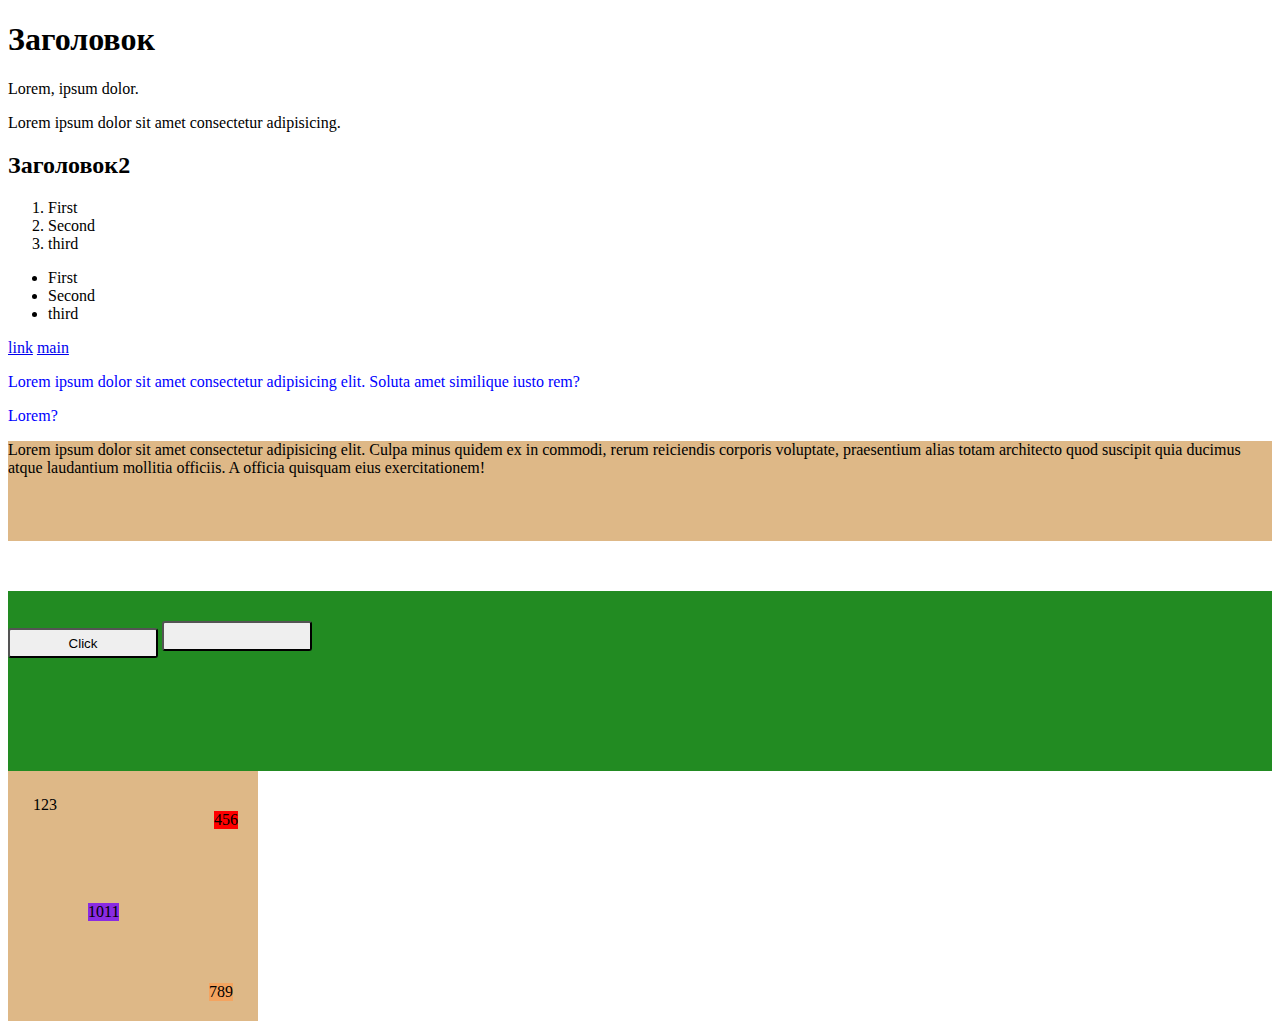
<file: HTML/index.html>
<!DOCTYPE html>
<html lang="en">
<head>
    <meta charset="UTF-8">
    <meta name="viewport" content="width=device-width, initial-scale=1.0">
    <title>Document</title>
    <link rel="stylesheet" href="styles/styles.css"/>
</head>
<body>
    <div>
        <h1>Заголовок</h1>
        <p>Lorem, ipsum dolor.</p>
        <p>Lorem ipsum dolor sit amet consectetur adipisicing.</p>
    </div>
    <div>
        <h2>Заголовок2</h2>
        <!-- <h3>Заголовок3</h3>
        <h4>Заголовок2</h4> -->
    </div>
    <ol>
        <li>First</li>
        <li>Second</li>
        <li>third</li>
    </ol>
    <ul>
        <li>First</li>
        <li>Second</li>
        <li>third</li>
    </ul>
    <a href="/link">link</a>
    <a href="/main">main</a>
    <p class="description">Lorem ipsum dolor sit amet consectetur adipisicing elit. Soluta amet similique iusto rem?</p>
    <p class="description">Lorem?</p>
    <div>
        <div class="main">Lorem ipsum dolor sit amet consectetur adipisicing elit. Culpa minus quidem ex in commodi, rerum reiciendis corporis voluptate, praesentium alias totam architecto quod suscipit quia ducimus atque laudantium mollitia officiis. A officia quisquam eius exercitationem!</div>
        <div class="contacts">
            <button>Click</button>
            <button class="cick"></button>
        </div>
    </div>
    <div style="height: 250px; width: 250px; background-color: burlywood; position: relative;">
        <div class="box">123</div>
        <div class="box_1">456</div>
        <div class= box_2>789</div>
        <div class= box_3>1011</div>
    </div>
</body>
</html>
</file>
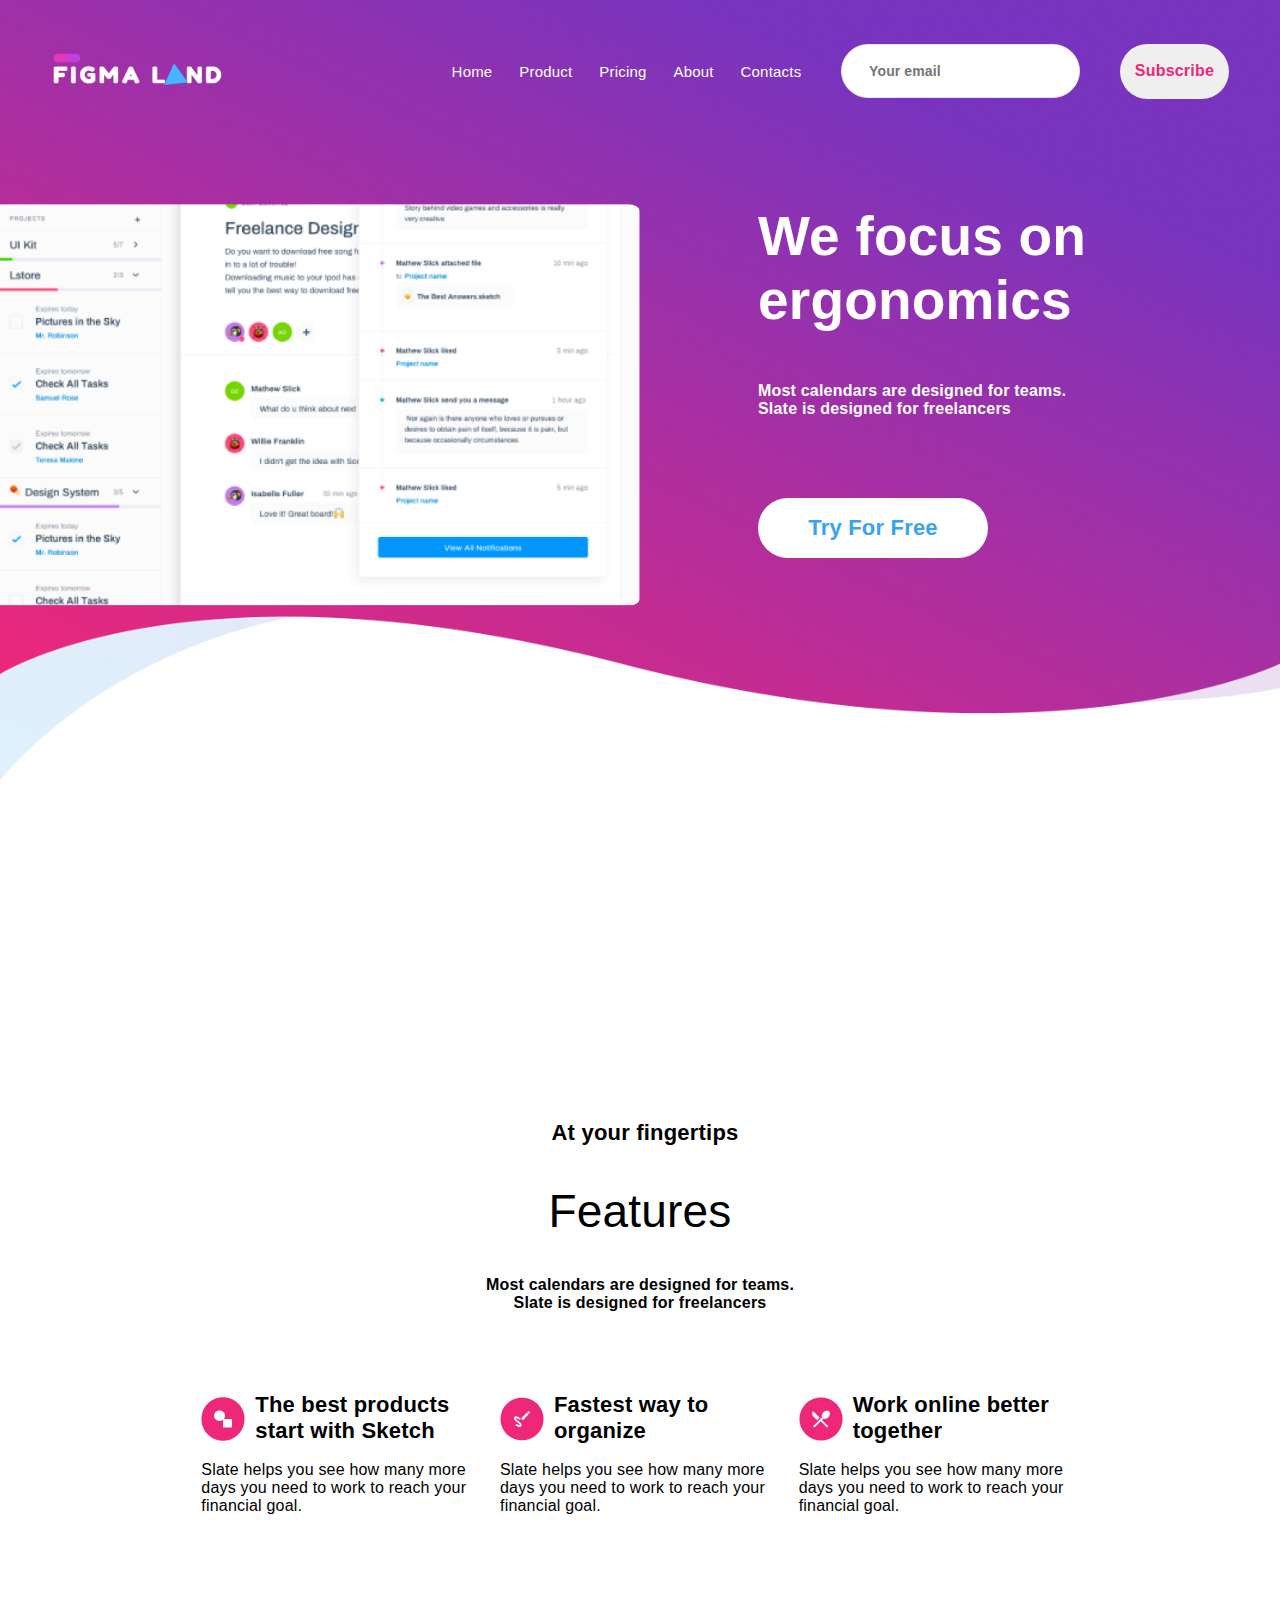
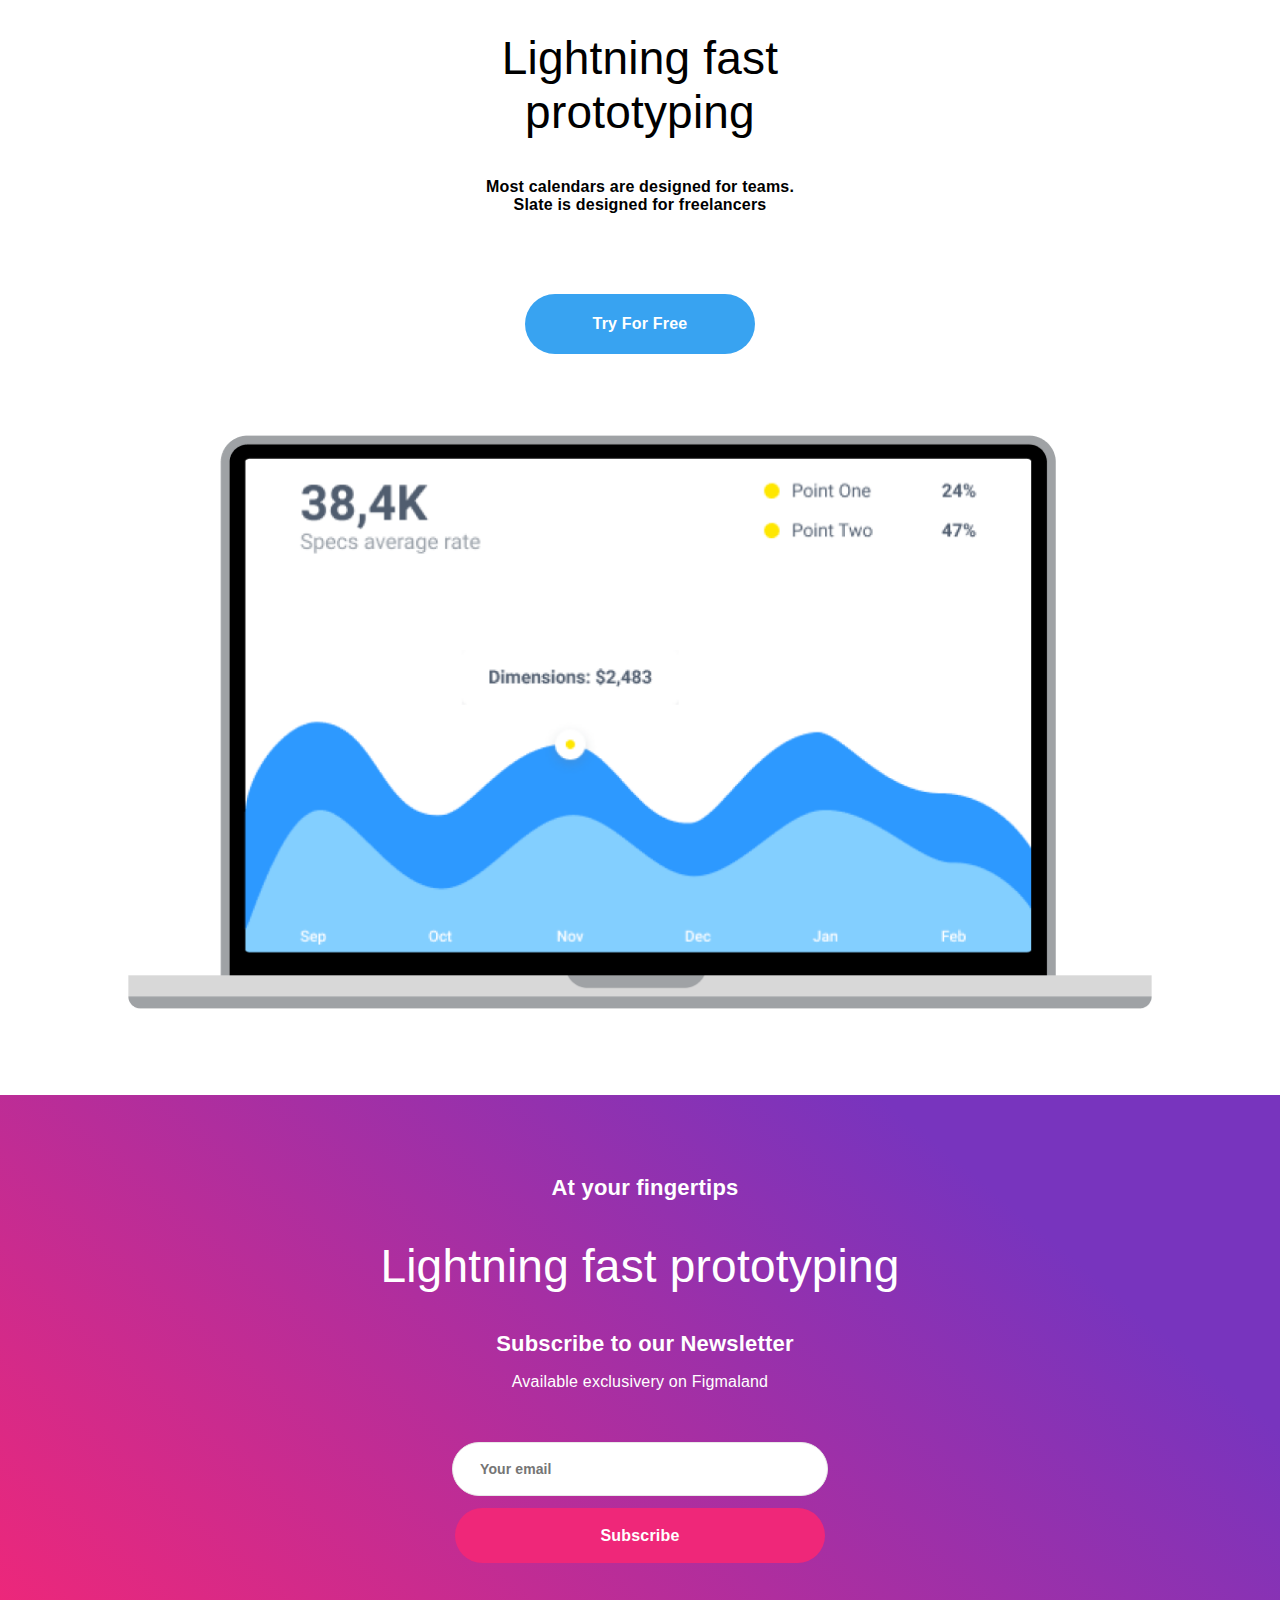
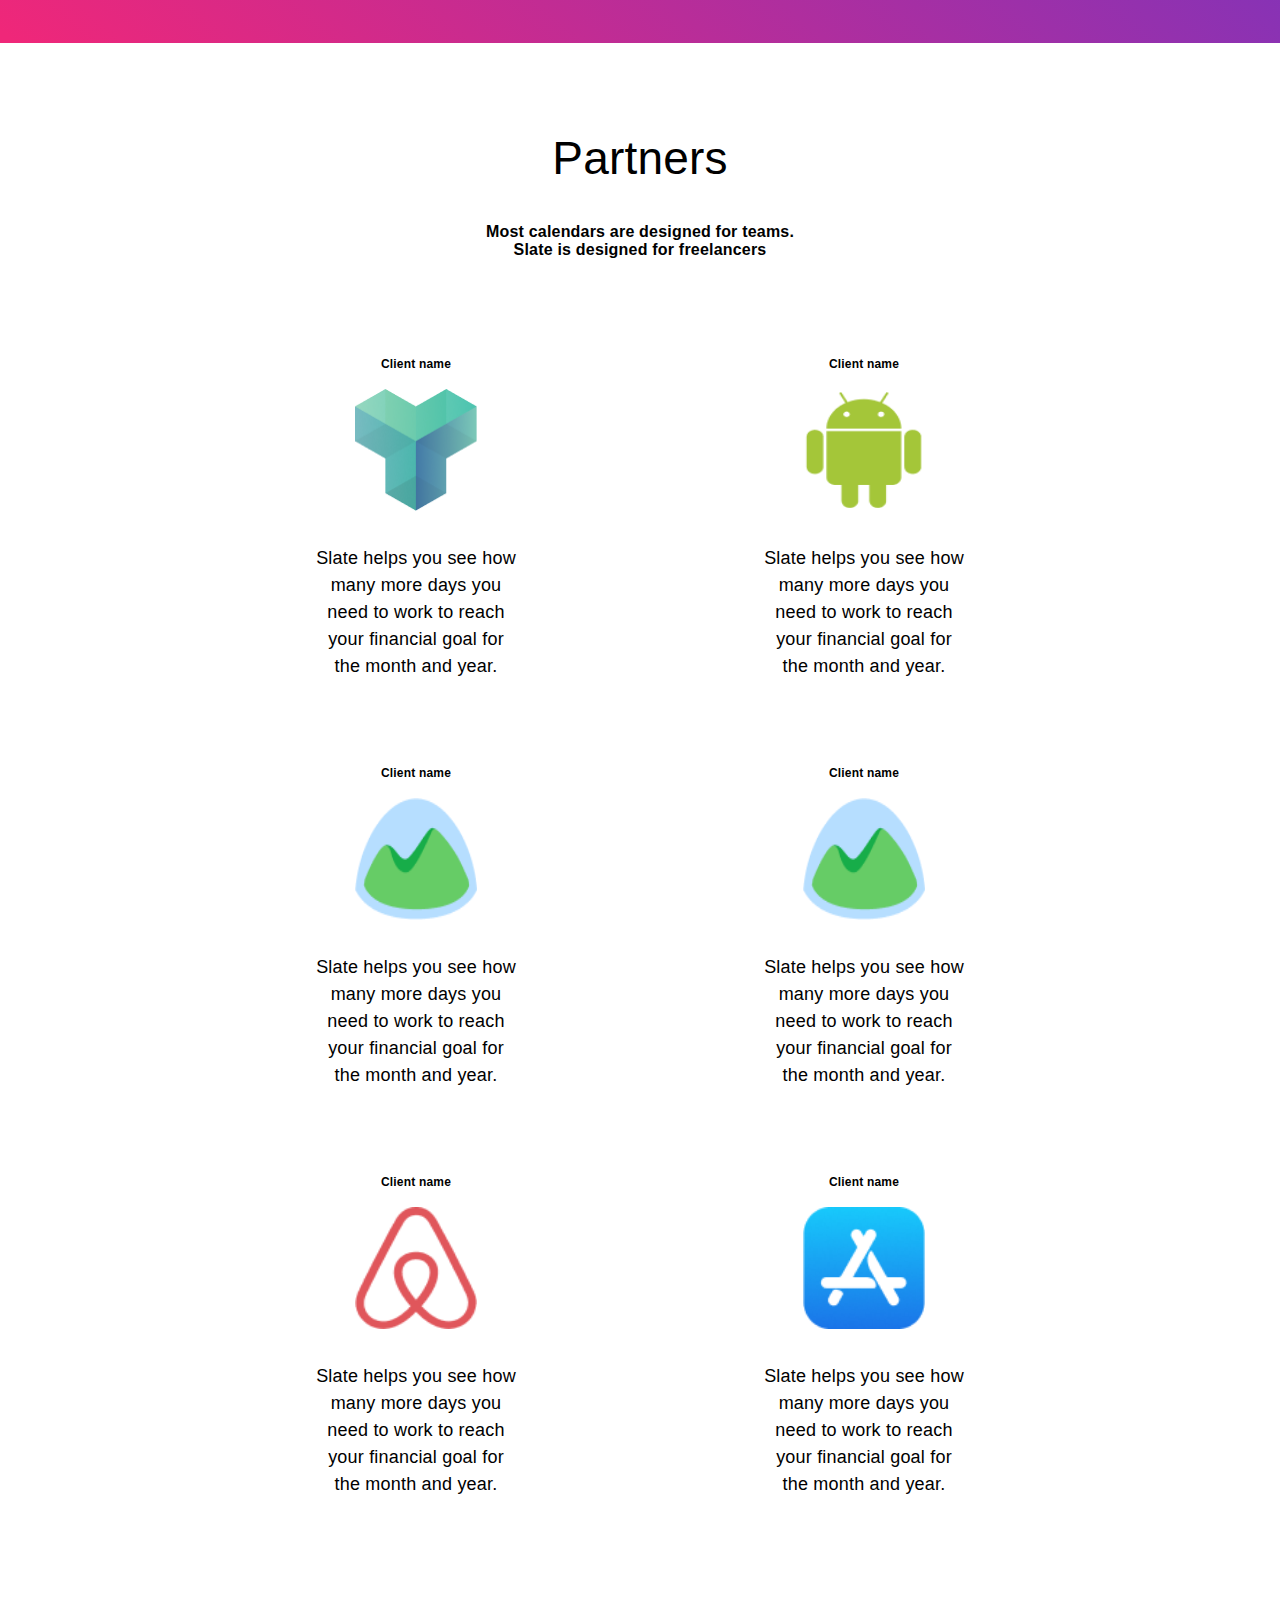
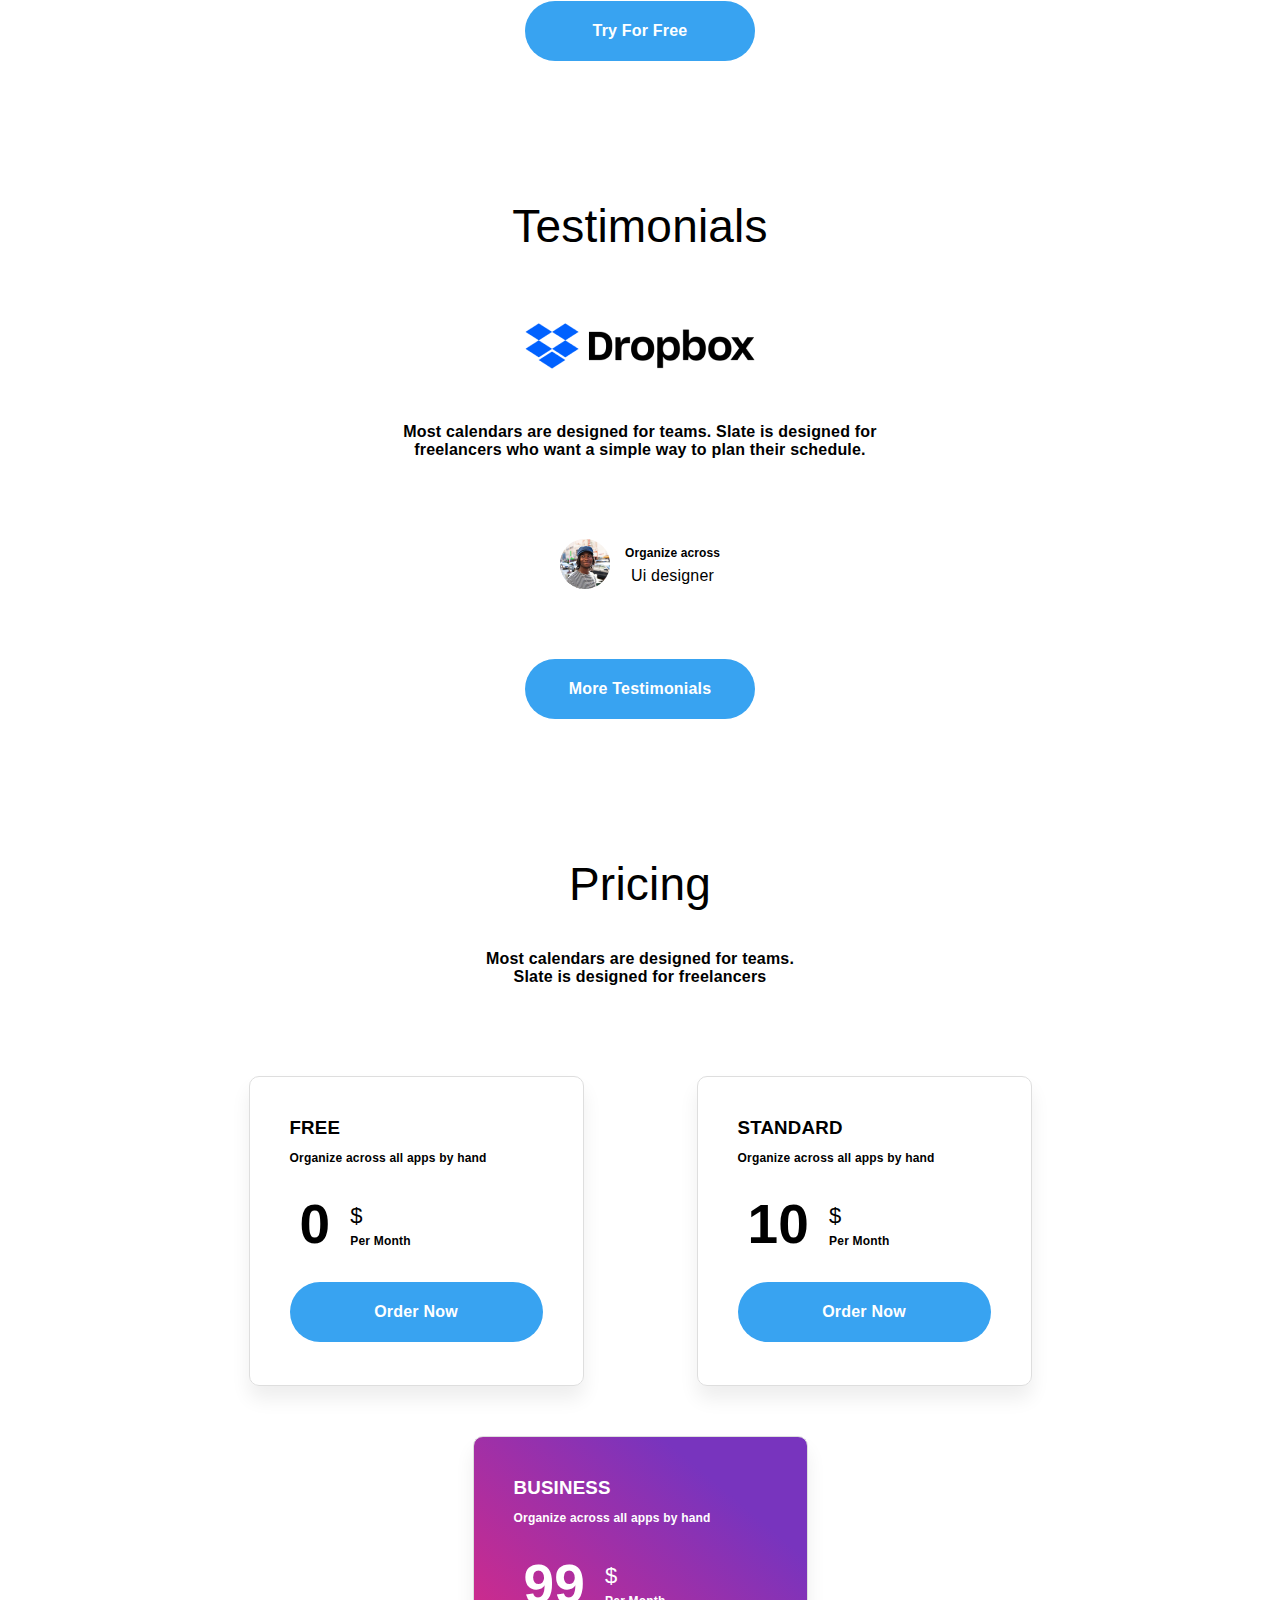
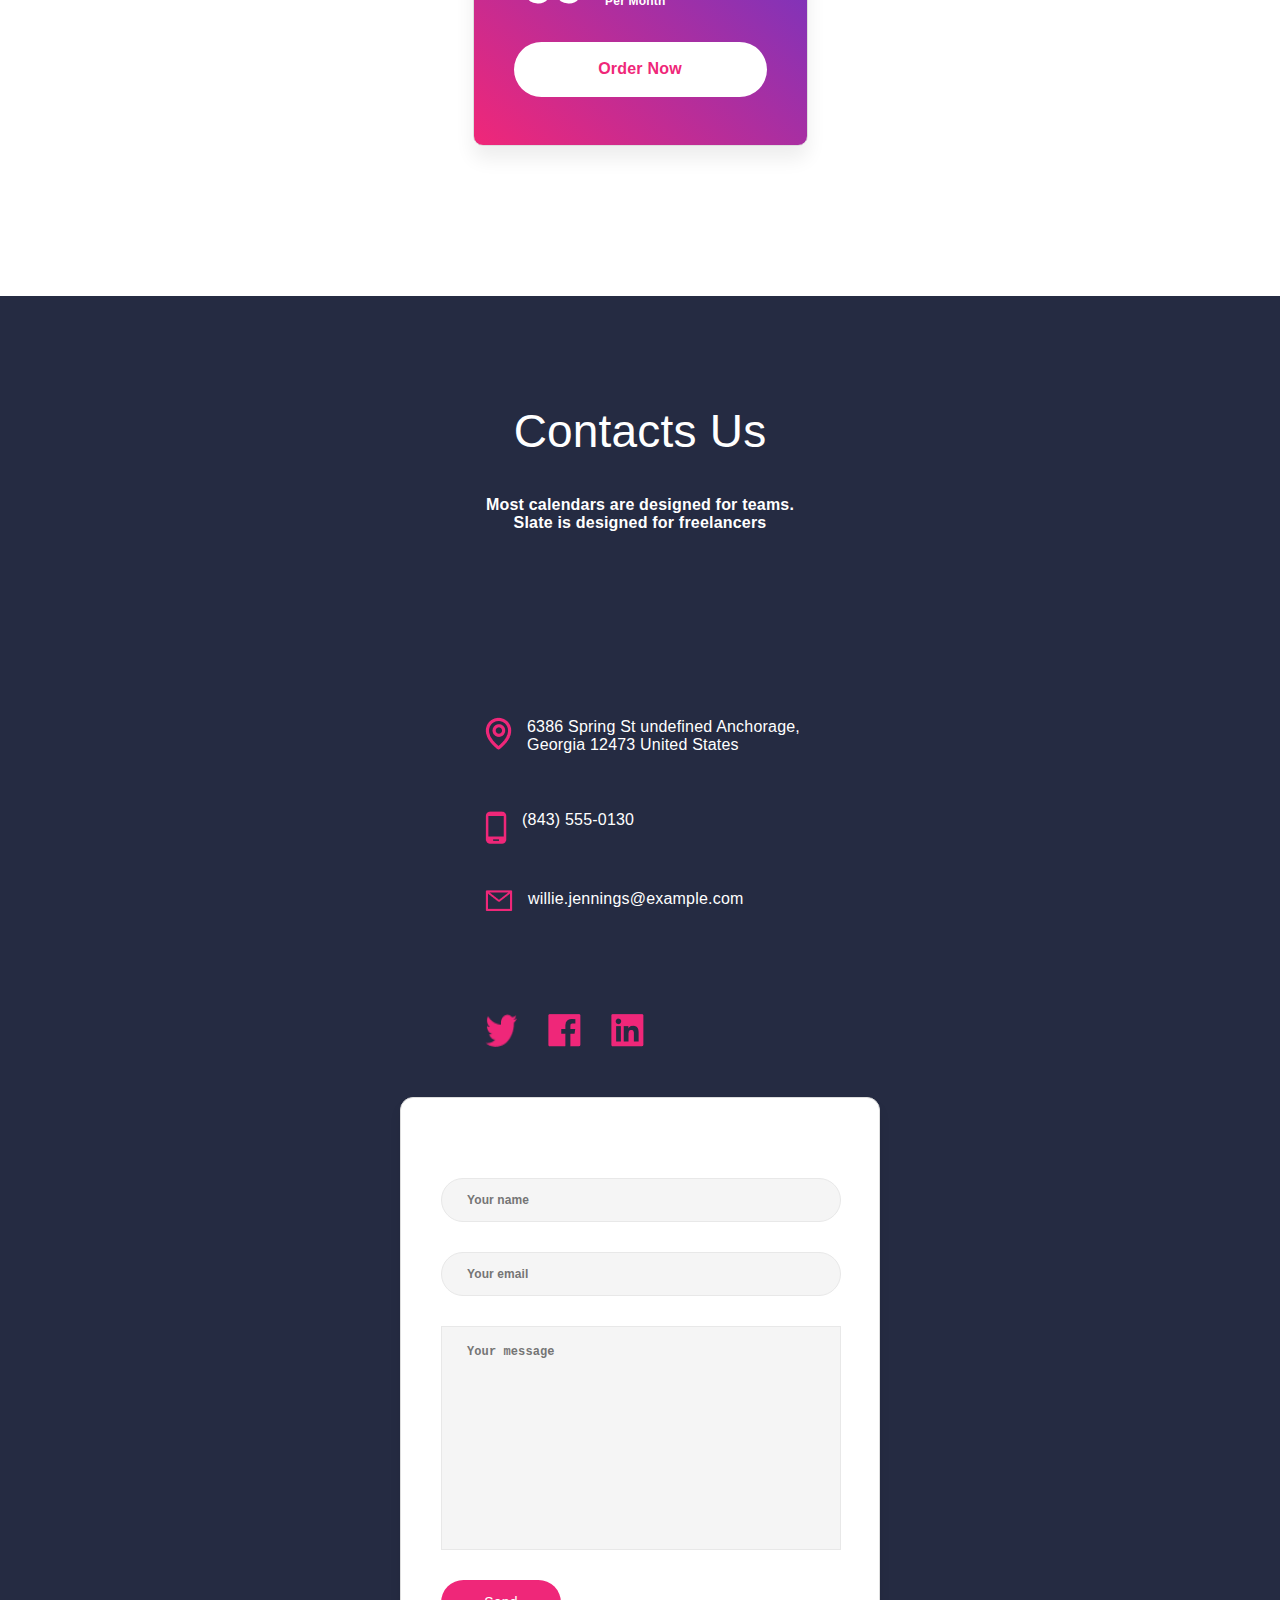
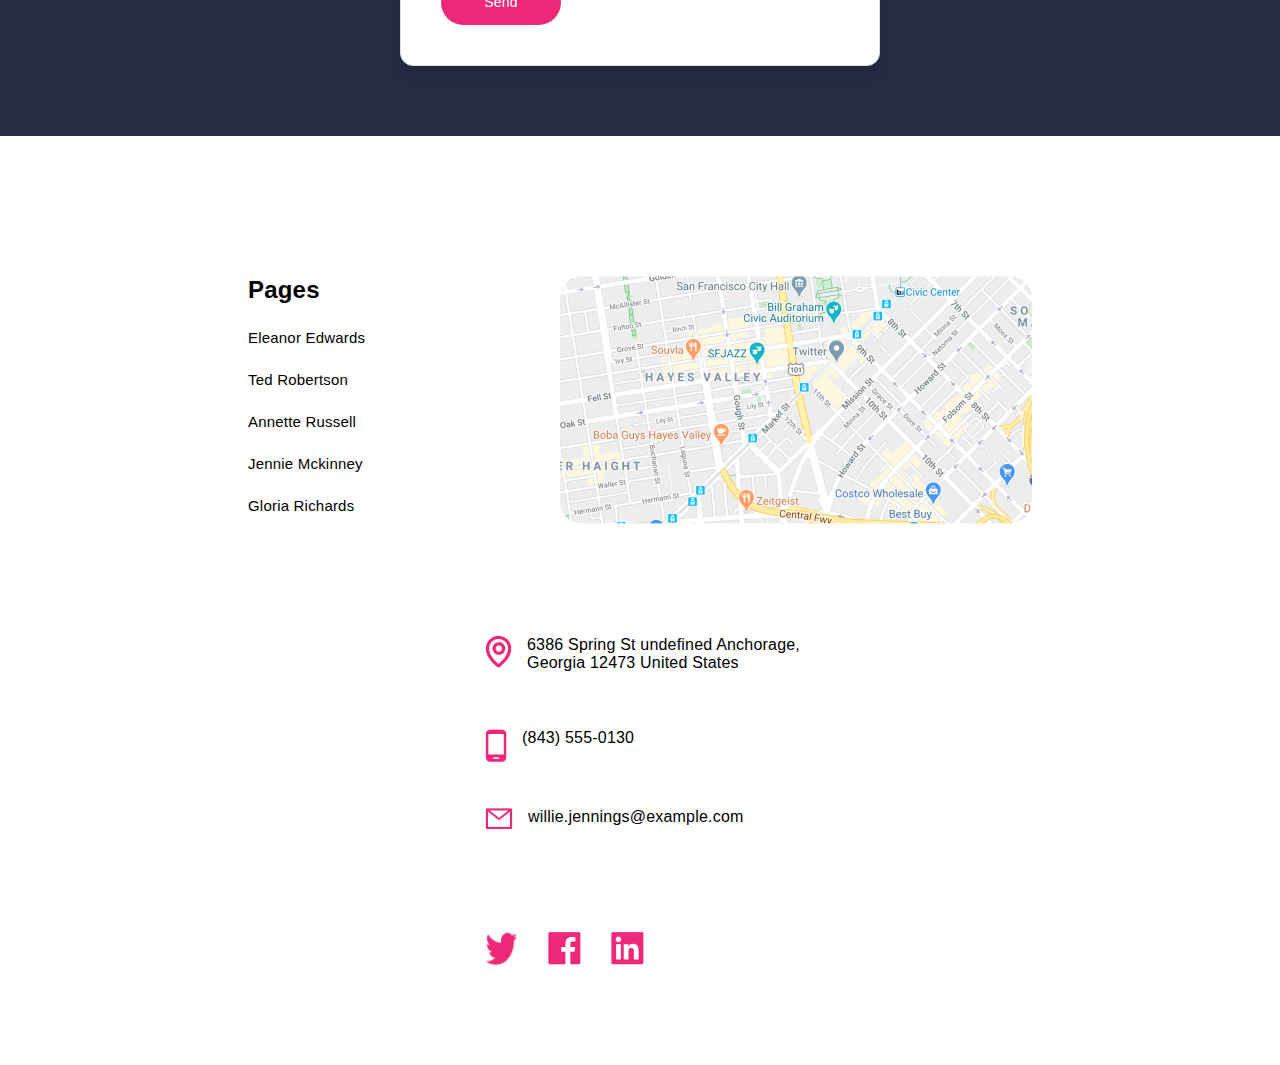
<file: HTML/exam/index.html>
<!DOCTYPE html>
<html lang="en">
<head>
    <meta charset="UTF-8">
    <title></title>
    <link rel="stylesheet" href="styles.css"/>
</head>
<body>
<section class="main">
    <header class="main__header">
        <div class="main__logo-container">
            <img src="img/logo.png">
        </div>
        <div class="main__header-form">
            <ul class="main__nav">
                <li class="main__nav-item"><a href="#" class="main__link">Home</a></li>
                <li class="main__nav-item"><a href="#" class="main__link">Product</a></li>
                <li class="main__nav-item"><a href="#" class="main__link">Pricing</a></li>
                <li class="main__nav-item"><a href="#" class="main__link">About</a></li>
                <li class="main__nav-item"><a href="#" class="main__link">Contacts</a></li>
            </ul>
            <input type="text" class="form-control main__form-control" placeholder="Your email">
            <button type="submit" class="btn main__btn">Subscribe</button>
            <div class="main__icon"><img src="img/bx.png"></div>
        </div>
    </header>
    <div class="main__content">
        <div class="main__content-icon-container">
            <img class="main__content-icon">
        </div>
        <div class="main__content-form">
            <h1 class="main__content-form-header">We focus on ergonomics</h1>
            <h1 class="main__content-form-header-mobile">Lightning fast ptototyping</h1>
            <p class="description text-white">Most calendars are designed for teams.
                Slate is designed for freelancers</p>
            <div class="main__browser-mobile">
                <img src="img/browser_mobile.png">
            </div>
            <button class="btn btn-default">Try For Free</button>
        </div>
    </div>
</section>
<section class="features">
    <div class="features__headers">
        <h3 class="header_note">At your fingertips</h3>
        <h2 class="h2">Features</h2>
        <p class="description">Most calendars are designed for teams.
            Slate is designed for freelancers</p>
    </div>
    <div class="features__container">
        <div class="features__container__item">
            <div class="features__item-header">
                <div class="features__item-icon-block">
                    <img class="features__item-icon" src="img/features_1.png">
                </div>
                <h3 class="header_note">The best products start with Sketch</h3>
            </div>
            <p class="features__item-description">Slate helps you see how many
                more days you need to work to
                reach your financial goal.</p>
        </div>
        <div class="features__container__item">
            <div class="features__item-header">
                <div>
                    <img class="features__item-icon" src="img/features_2.png">
                </div>
                <h3 class="header_note">Fastest way to
                    organize</h3>
            </div>
            <p class="features__item-description">Slate helps you see how many
                more days you need to work to
                reach your financial goal.</p>
        </div>
        <div class="features__container__item">
            <div class="features__item-header">
                <div>
                    <img class="features__item-icon" src="img/features_3.png">
                </div>
                <h3 class="header_note">Work online better
                    together</h3>
            </div>
            <p class="features__item-description">Slate helps you see how many
                more days you need to work to
                reach your financial goal.</p>
        </div>
    </div>
</section>
<section class="stats">
    <div class="stats__headers">
        <h2 class="h2">Lightning fast prototyping</h2>
        <p class="description">Most calendars are designed for teams.
            Slate is designed for freelancers</p>
    </div>
    <button class="btn btn-primary stats__btn">Try For Free</button>
    <div class="stats__container-icon">
        <img src="img/macbook.png">
    </div>
</section>
<section class="subs">
    <h3 class="header_note subs__header_note">At your fingertips</h3>
    <h2 class="h2 subs__header_desktop">Lightning fast prototyping</h2>
    <h2 class="h2 subs__header_mobile">Newsletter</h2>
    <div class="subs__form">
        <h3 class="header_note subs__description">Subscribe to our Newsletter</h3>
        <p class="text-white">Available exclusivery on Figmaland</p>
        <input type="text" class="form-control subs__form-control" placeholder="Your email">
        <button type="submit" class="btn subs__btn">Subscribe</button>
    </div>
</section>
<section class="partners">
    <div class="partners__header">
        <h2 class="h2">Partners</h2>
        <p class="description">Most calendars are designed for teams.
            Slate is designed for freelancers</p>
    </div>
    <div class="partners__list">
        <div class="partners__item">
            <h4 class="partners__item-header">Client name</h4>
            <div class="partners__item-icon-container">
                <img src="img/partner_1.png" class="partners__item-icon">
            </div>
            <p class="partners__item-description">Slate helps you see how
                many more days you need
                to work to reach your
                financial goal for
                the month and year.</p>
        </div>
        <div class="partners__item">
            <h4 class="partners__item-header">Client name</h4>
            <div class="partners__item-icon-container">
                <img src="img/partner_2.png" class="partners__item-icon">
            </div>
            <p class="partners__item-description">Slate helps you see how
                many more days you need
                to work to reach your
                financial goal for
                the month and year.</p>
        </div>
        <div class="partners__item">
            <h4 class="partners__item-header">Client name</h4>
            <div class="partners__item-icon-container">
                <img src="img/partner_3.png" class="partners__item-icon">
            </div>
            <p class="partners__item-description">Slate helps you see how
                many more days you need
                to work to reach your
                financial goal for
                the month and year.</p>
        </div>
        <div class="partners__item">
            <h4 class="partners__item-header">Client name</h4>
            <div class="partners__item-icon-container">
                <img src="img/partner_3.png" class="partners__item-icon">
            </div>
            <p class="partners__item-description">Slate helps you see how
                many more days you need
                to work to reach your
                financial goal for
                the month and year.</p>
        </div>
        <div class="partners__item">
            <h4 class="partners__item-header">Client name</h4>
            <div class="partners__item-icon-container">
                <img src="img/partner_4.png" class="partners__item-icon">
            </div>
            <p class="partners__item-description">Slate helps you see how
                many more days you need
                to work to reach your
                financial goal for
                the month and year.</p>
        </div>
        <div class="partners__item">
            <h4 class="partners__item-header">Client name</h4>
            <div class="partners__item-icon-container">
                <img src="img/partner_5.png" class="partners__item-icon">
            </div>
            <p class="partners__item-description">Slate helps you see how
                many more days you need
                to work to reach your
                financial goal for
                the month and year.</p>
        </div>
    </div>
    <button class="btn btn-primary">Try For Free</button>
</section>
<section class="feedback">
    <h2 class="h2">Testimonials</h2>
    <div class="feedback__container-icon">
        <img class="feedback__icon" src="img/dropbox.png">
    </div>
    <p class="description">Most calendars are designed for teams. Slate is designed for freelancers who want a simple
        way to plan their schedule.</p>
    <div class="feedback__user">
        <div>
            <img class="feedback__user-icon" src="img/user.png">
        </div>
        <div class="feedback__user-note">
            <h5 class="feedback__user-note-header">Organize across</h5>
            <p class="feedback__user-status">Ui designer</p>
        </div>
    </div>
<!--    <div class="feedback__user-mobile">-->
<!--        <div>-->
<!--            <img class="feedback__user-icon" src="img/user-women.png">-->
<!--        </div>-->
<!--        <div class="feedback__user-note">-->
<!--            <h5 class="feedback__user-note-header">Organize across</h5>-->
<!--            <p class="feedback__user-status">Ui designer</p>-->
<!--        </div>-->
<!--    </div>-->
    <button class="btn btn-primary">More Testimonials</button>
</section>
<section class="price">
    <div class="price__header">
        <h2 class="h2">Pricing</h2>
        <p class="description">Most calendars are designed for teams.
            Slate is designed for freelancers</p>
    </div>
    <div class="price__list">
        <div class="price__item">
            <h3 class="price__item-offer">FREE</h3>
            <p class="price__item-note">Organize across all apps by hand</p>
            <div class="price__value-block">
                <h2 class="price__value">0</h2>
                <div class="price__value-description-block">
                    <p class="price__value-icon">$</p>
                    <p class="price__item-note">Per Month</p>
                </div>
            </div>
            <button class="btn btn-primary price__btn">Order Now</button>
        </div>
        <div class="price__item">
            <h3 class="price__item-offer">STANDARD</h3>
            <p class="price__item-note">Organize across all apps by hand</p>
            <div class="price__value-block">
                <h2 class="price__value">10</h2>
                <div class="price__value-description-block">
                    <p class="price__value-icon">$</p>
                    <p class="price__item-note">Per Month</p>
                </div>
            </div>
            <button class="btn btn-primary price__btn">Order Now</button>
        </div>
        <div class="price__item">
            <h3 class="price__item-offer">BUSINESS</h3>
            <p class="price__item-note">Organize across all apps by hand</p>
            <div class="price__value-block">
                <h2 class="price__value">99</h2>
                <div class="price__value-description-block">
                    <p class="price__value-icon">$</p>
                    <p class="price__item-note">Per Month</p>
                </div>
            </div>
            <button class="btn price__btn bg-white text-violet">Order Now</button>
        </div>
    </div>
</section>
<section class="contacts">
    <div class="contacts__header">
        <h2 class="h2">Contacts Us</h2>
        <p class="description text-white">Most calendars are designed for teams.
            Slate is designed for freelancers</p>
    </div>
    <div class="contacts__container">
        <form class="contacts__form">
            <input type="text" class="form-control contacts__form-input mb-30" placeholder="Your name">
            <input type="text" class="form-control contacts__form-input mb-30" placeholder="Your email">
            <textarea placeholder="Your message" class="contacts__message mb-30"></textarea>
            <button class="btn contacts_btn">Send</button>
        </form>
        <div class="contacts-info pt-80">
            <div class="contacts-info__list">
                <div class="contacts-info__item">
                    <div class="contacts__icon-container">
                        <img class="contacts-info__icon-map" src="img/map.png">
                    </div>
                    <p class="contacts-info__item-description">6386 Spring St undefined Anchorage,
                        Georgia 12473 United States</p>
                </div>
                <div class="contacts-info__item">
                    <div class="contacts__icon-container">
                        <img class="contacts-info__icon" src="img/phone.png" width="22" height="35">
                    </div>
                    <p class="contacts-info__item-description">(843) 555-0130</p>
                </div>
                <div class="contacts-info__item">
                    <div class="contacts__icon-container">
                        <img class="contacts-info__icon" src="img/mail.png" height="23" width="28">
                    </div>
                    <p class="contacts-info__item-description">willie.jennings@example.com</p>
                </div>
            </div>
            <div class="contacts-info__social">
                <img src="img/twitter.png">
                <img src="img/fb.png" >
                <img src="img/linked.png">
            </div>
        </div>
    </div>
</section>
<footer class="dev-contacts">
    <div class="dev-contacts__block">
        <h2>Pages</h2>
        <ul class="dev-contacts-links">
            <li><a class="dev-contacts__link" href="#">Eleanor Edwards</a></li>
            <li><a class="dev-contacts__link" href="#">Ted Robertson</a></li>
            <li><a class="dev-contacts__link" href="#">Annette Russell</a></li>
            <li><a class="dev-contacts__link" href="#">Jennie Mckinney</a></li>
            <li><a class="dev-contacts__link" href="#">Gloria Richards</a></li>
        </ul>
    </div>
    <div class="dev-contacts__map">
        <img src="img/screen.png">
    </div>
    <div class="contacts-info">
        <div class="contacts-info__list">
            <div class="contacts-info__item">
                <div class="contacts__icon-container">
                    <img class="contacts-info__icon-map" src="img/map.png">
                </div>
                <p class="contacts-info__item-description">6386 Spring St undefined Anchorage,
                    Georgia 12473 United States</p>
            </div>
            <div class="contacts-info__item">
                <div class="contacts__icon-container">
                    <img class="contacts-info__icon" src="img/phone.png" width="22" height="35">
                </div>
                <p class="contacts-info__item-description">(843) 555-0130</p>
            </div>
            <div class="contacts-info__item">
                <div class="contacts__icon-container">
                    <img class="contacts-info__icon" src="img/mail.png" height="23" width="28">
                </div>
                <p class="contacts-info__item-description">willie.jennings@example.com</p>
            </div>
        </div>
        <div class="contacts-info__social">
            <img src="img/twitter.png">
            <img src="img/fb.png" >
            <img src="img/linked.png">
        </div>
    </div>
</footer>
</body>
</html>
</file>
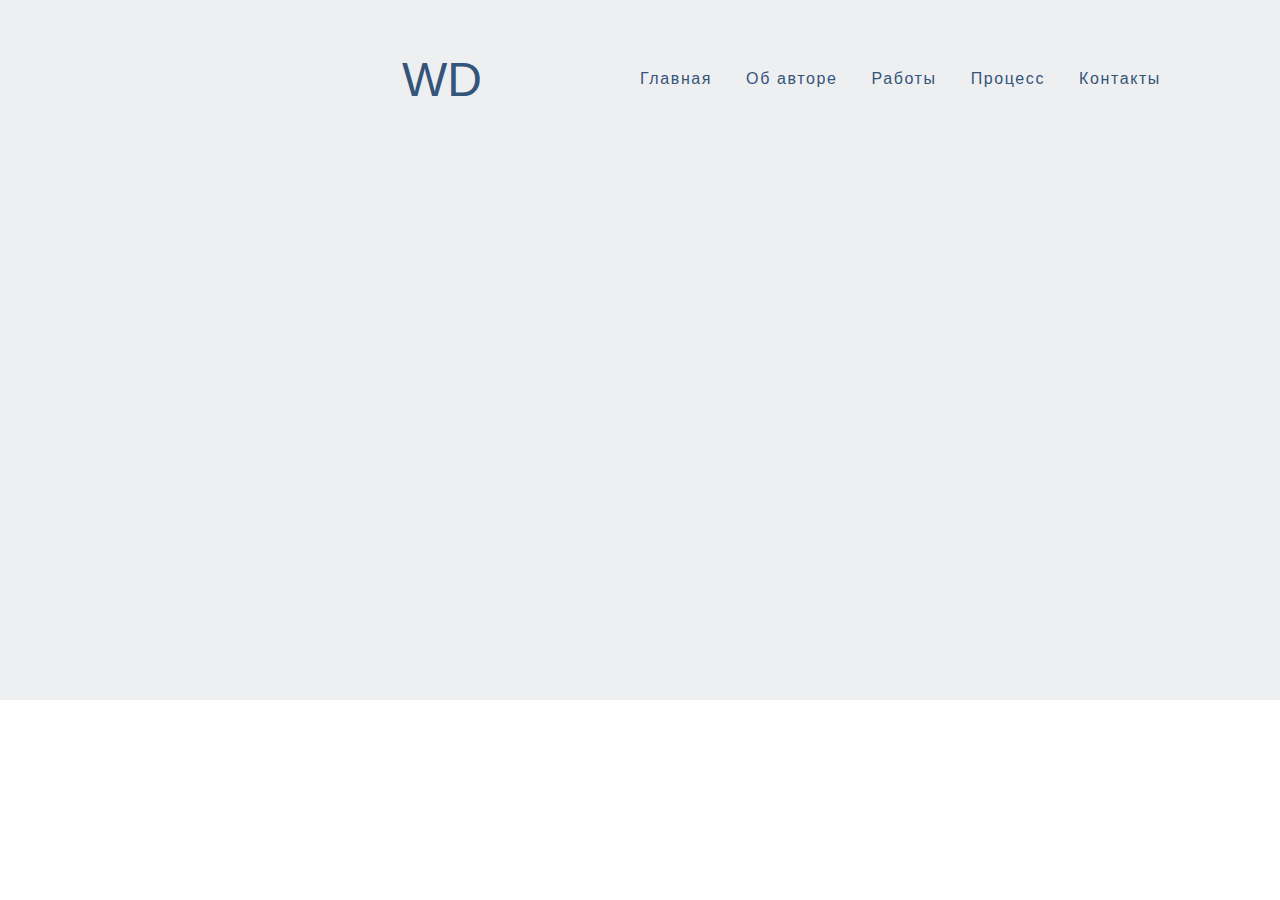
<file: HTML/Homework 06.03.2021(float)/index.html>
<!DOCTYPE html>
<html lang="en">
<head>
    <meta charset="UTF-8">
    <title></title>
    <link rel="stylesheet" href="styles.css"/>
</head>
<body>
<div class="welcome-box">
    <header class="clearfix">
        <p class="logo">WD</p>
        <ul>
            <li><a href="#">Главная</a>
            </li>
            <li><a href="#">Об авторе</a>
            </li>
            <li><a href="#">Работы</a>
            </li>
            <li><a href="#">Процесс</a>
            </li>
            <li><a href="#">Контакты</a>
            </li>
        </ul>
    </header>
</div>
</body>
</html>
</file>
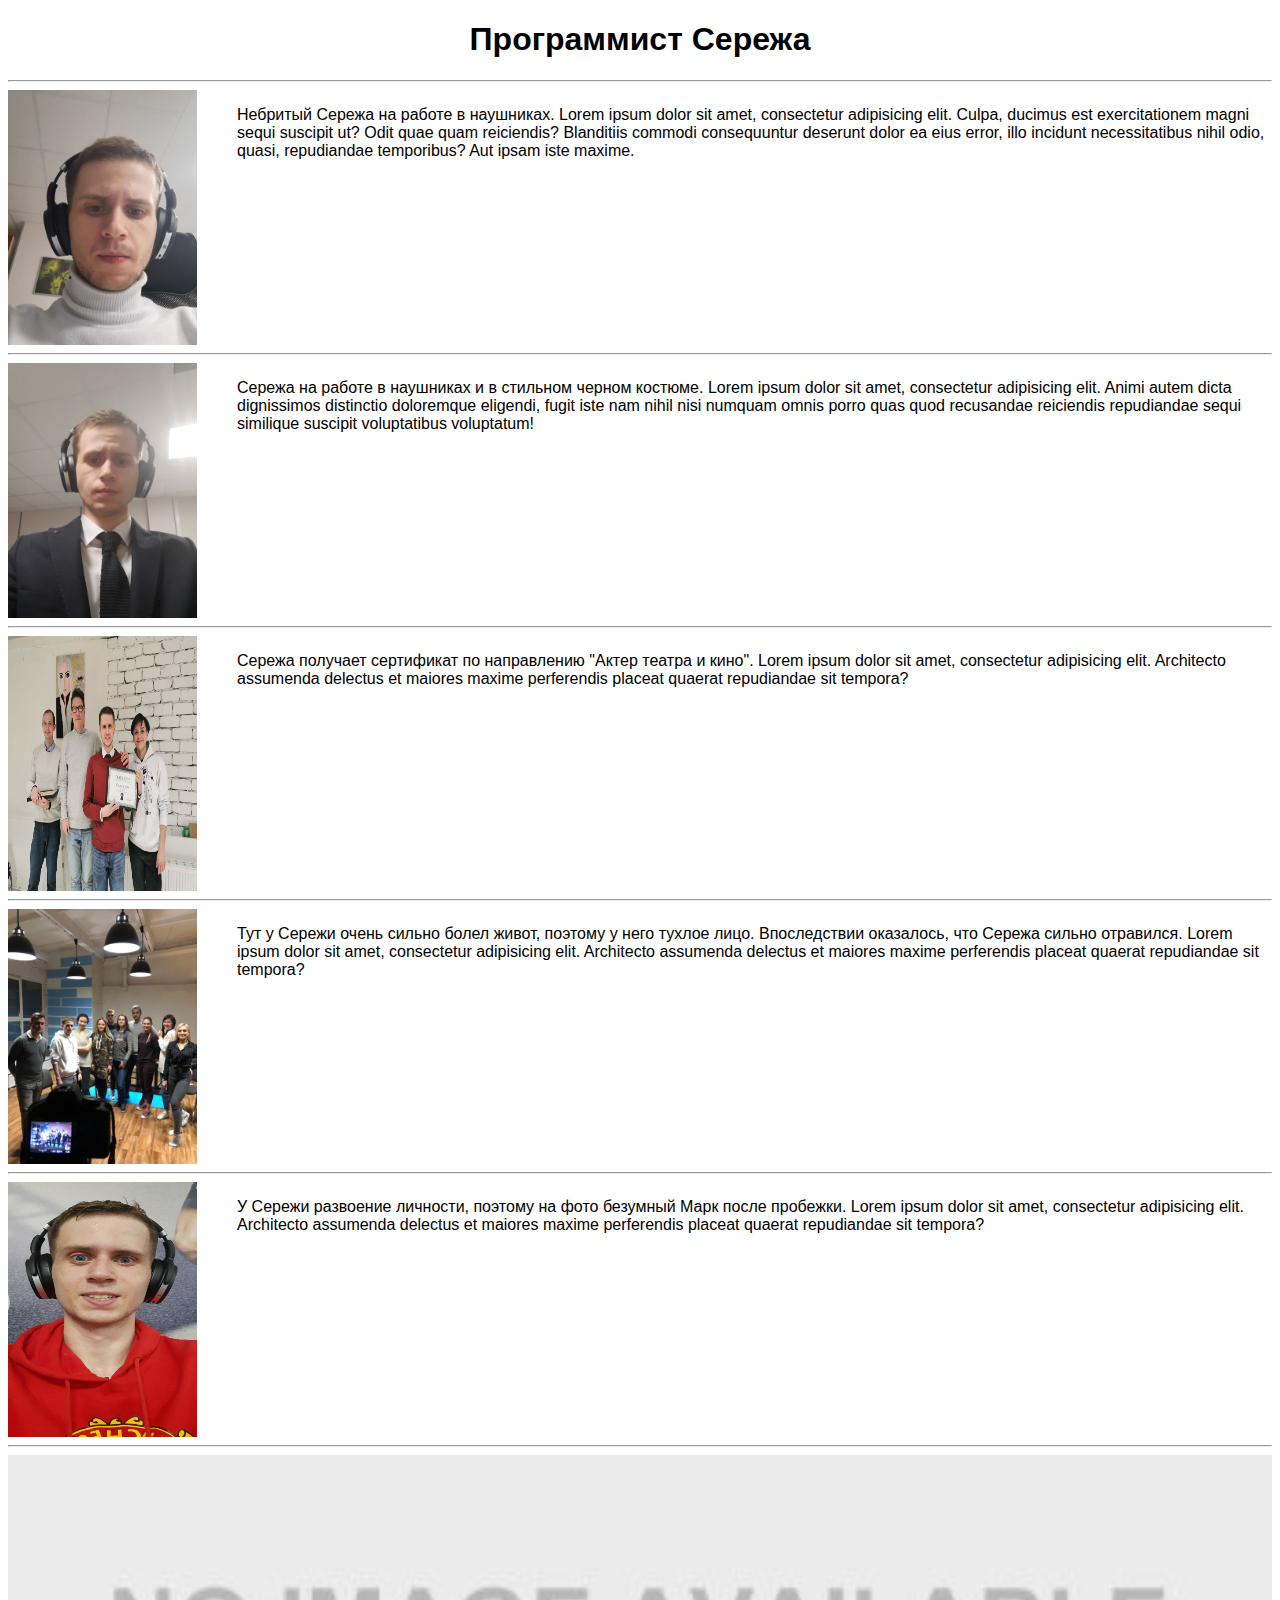
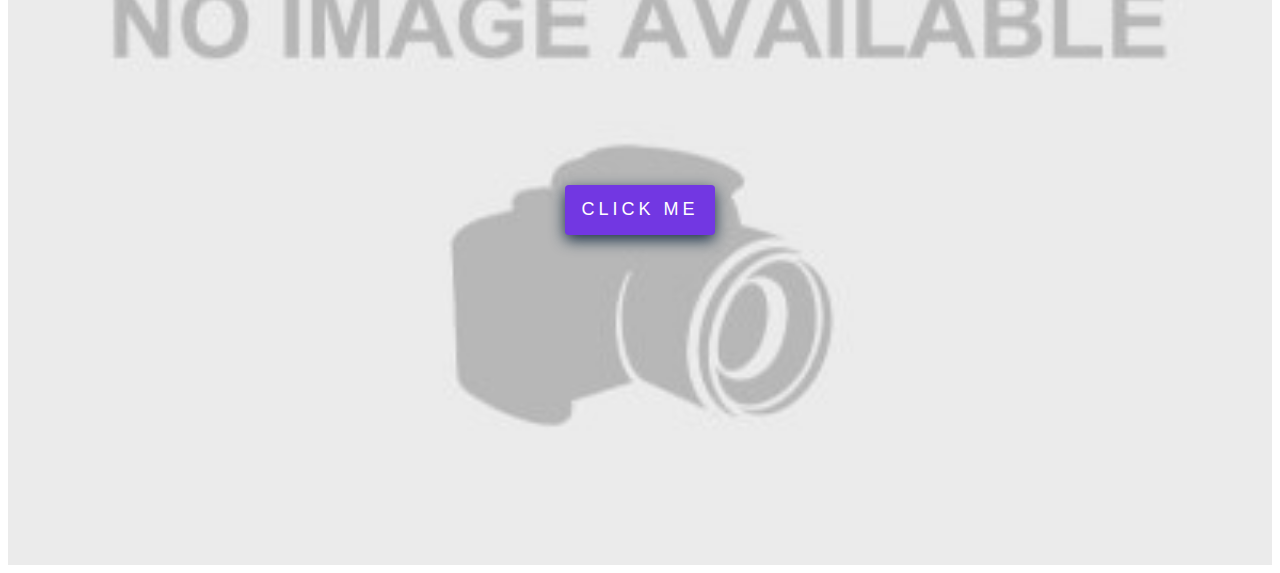
<file: HTML/HomeWork/index.html>
<!DOCTYPE html>
<html lang="en">
<head>
    <meta charset="UTF-8">
    <title>Title</title>
    <link rel="stylesheet" href="style.css"/>
</head>
<body>
<h1>Программист Сережа</h1>
<hr/>
<div>
    <img src="img/1.jpg" alt="Небритый Сережа" width="189" height="255">
    <p>
        Небритый Сережа на работе в
        наушниках.
        Lorem ipsum dolor sit amet, consectetur adipisicing elit. Culpa, ducimus est exercitationem magni sequi
        suscipit ut? Odit quae quam reiciendis? Blanditiis commodi consequuntur deserunt dolor ea eius error, illo
        incidunt necessitatibus nihil odio, quasi, repudiandae temporibus? Aut ipsam iste maxime.</p>
</div>
<hr/>
<div>
    <img src="img/2.jpg" alt="Стильный Сережа" width="189" height="255">
    <p>
        Сережа на работе в наушниках и в стильном черном костюме. Lorem ipsum dolor sit amet, consectetur
        adipisicing
        elit. Animi autem dicta dignissimos distinctio doloremque eligendi, fugit iste nam nihil nisi numquam omnis
        porro quas quod recusandae reiciendis repudiandae sequi similique suscipit voluptatibus voluptatum!</p>
</div>
<hr/>
<div>
    <img src="img/3.jpg" alt="Сережа и сертификат" width="189" height="255">
    <p>Сережа получает
        сертификат по направлению "Актер театра и кино". Lorem ipsum dolor sit amet, consectetur adipisicing elit.
        Architecto assumenda delectus et maiores maxime perferendis placeat quaerat repudiandae sit tempora?</p>
</div>
<hr/>
<div>
    <img src="img/4.jpg" alt="Сережа, сокурсники, боль в животе" width="189" height="255">
    <p>Тут у Сережи очень сильно болел живот, поэтому у него тухлое лицо. Впоследствии оказалось, что Сережа сильно
        отравился. Lorem ipsum dolor sit amet, consectetur adipisicing elit. Architecto assumenda delectus et
        maiores maxime perferendis placeat quaerat repudiandae sit tempora?</p>
</div>
<hr/>
<div>
    <img src="img/5.jpg" alt="Безумие после бега" width="189" height="255">
    <p>У Сережи развоение личности, поэтому
        на фото безумный Марк после пробежки. Lorem ipsum dolor sit amet, consectetur adipisicing elit. Architecto
        assumenda delectus et maiores maxime perferendis placeat quaerat repudiandae sit tempora?</p>
</div>
<hr/>
<div class="button-box">
    <button>Click me</button>
</div>
</body>
</html>
</file>
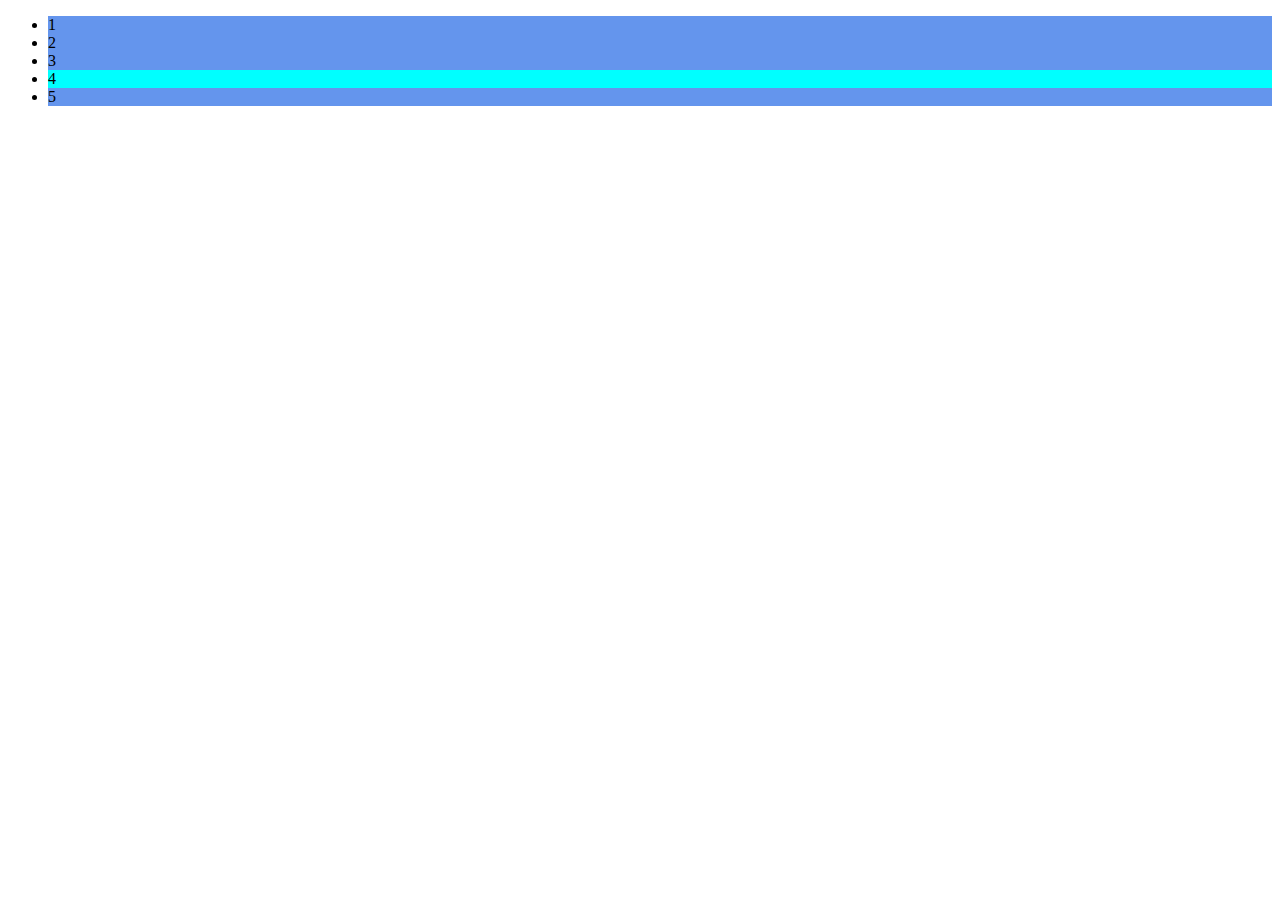
<file: HTML/classwork/Classwork 06.03.2021/index.html>
<!DOCTYPE html>
<html lang="en">
<head>
    <meta charset="UTF-8">
    <meta name="viewport" content="width=device-width, initial-scale=1.0">
    <title>Document</title>
    <link rel="stylesheet" href="styles/styles.css"/>
</head>
<body>
    <!-- <div class="box-1">Sergey</div>
    <div class="box-2">Byslyuk</div> -->
    <ul>
        <li>1</li>
        <li>2</li>
        <li class="test">3</li>
        <li>4</li>
        <li>5</li>
    </ul>
</html>
</file>
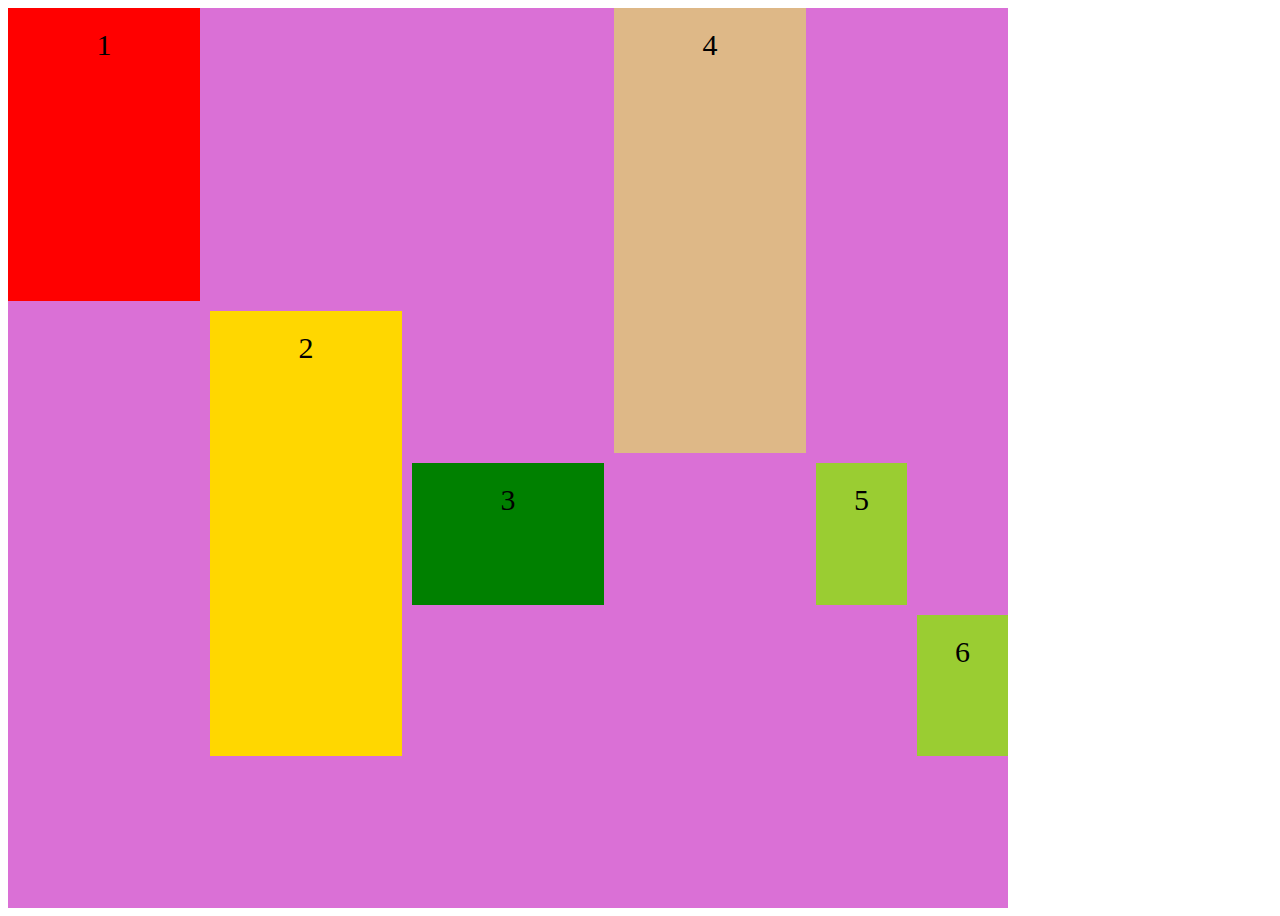
<file: HTML/classwork/Classwork 21.03.2021/index.html>
<!DOCTYPE html>
<html lang="en">
<head>
    <meta charset="UTF-8">
    <meta name="viewport" content="width=device-width, initial-scale=1.0">
    <title>Document</title>
    <link rel="stylesheet" href="styles/styles.css"/>
</head>
<body>
    <div class="wrap">
        <div class="box box-1">1</div>
        <div class="box box-2">2</div>
        <div class="box box-3">3</div>
        <div class="box box-4">4</div>
        <div class="box box-5">5</div>
        <div class="box box-6">6</div>
    </div>
</body>
</html>
</file>
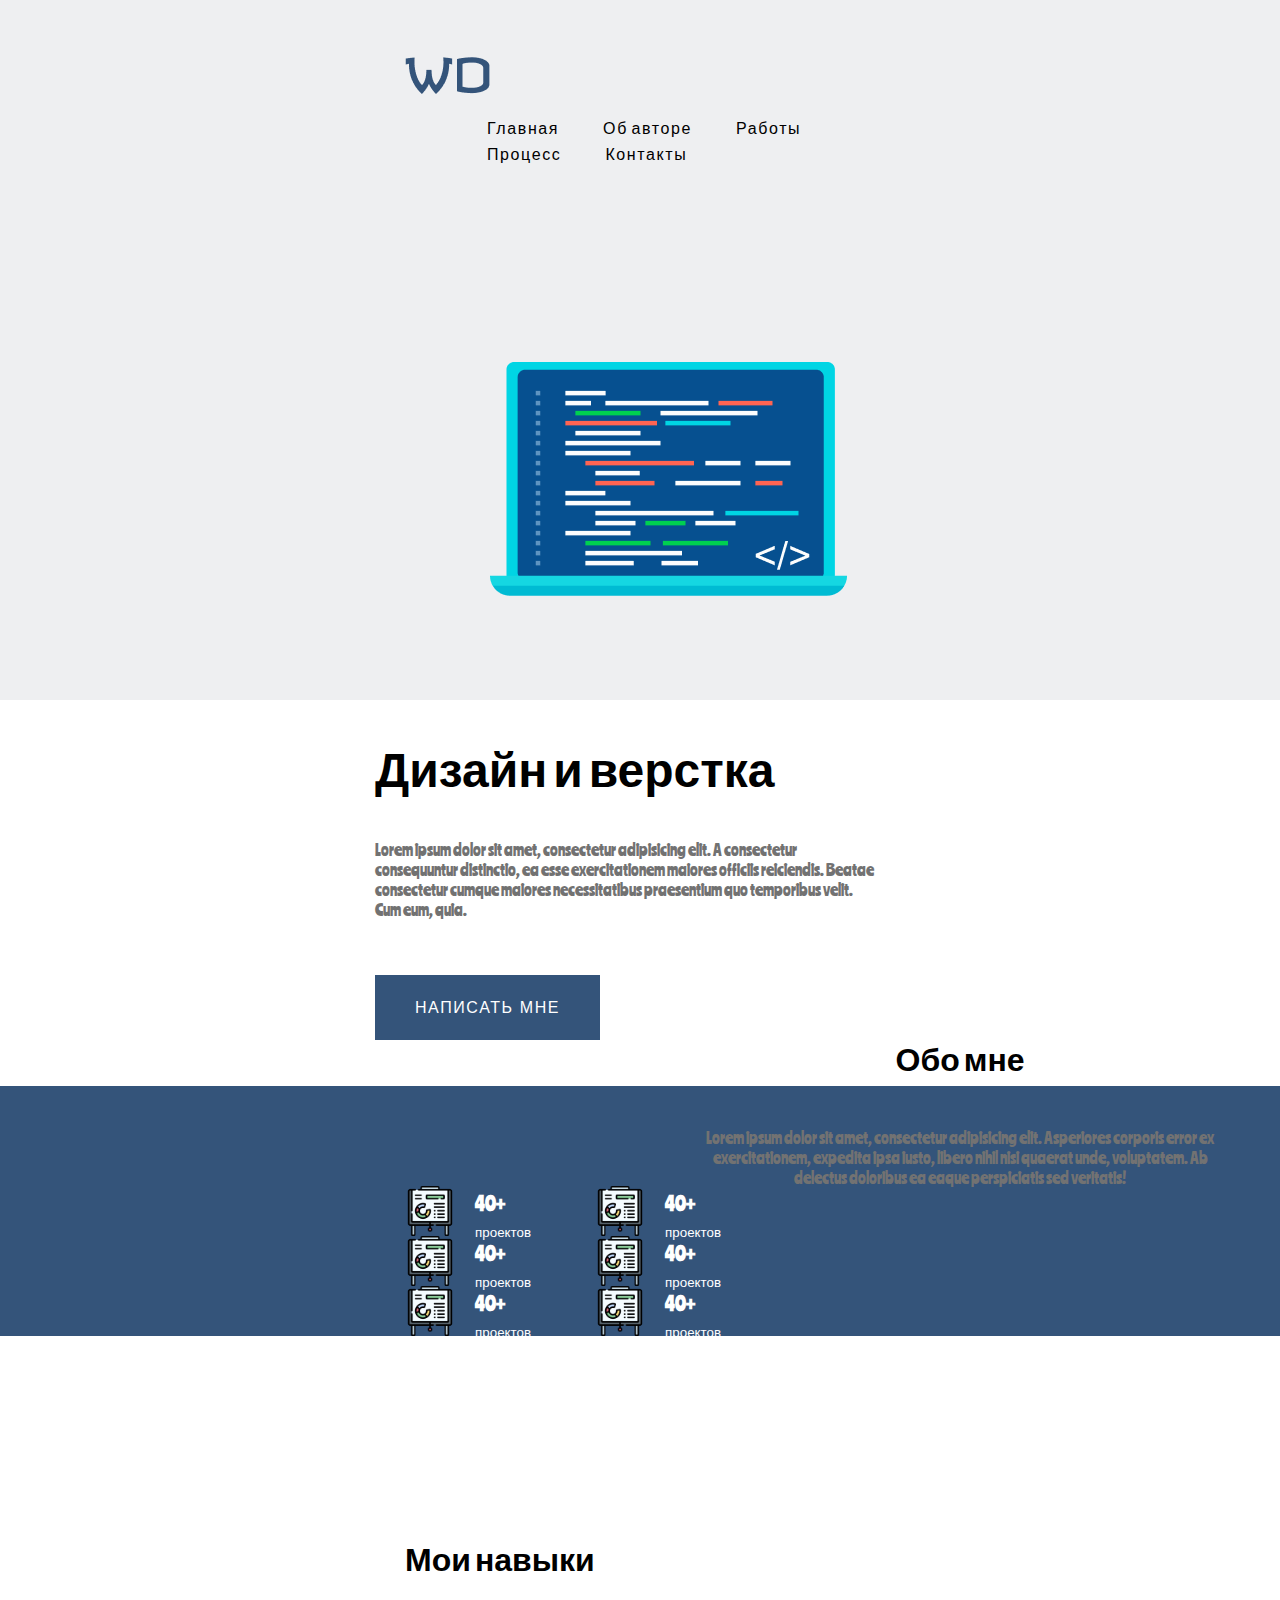
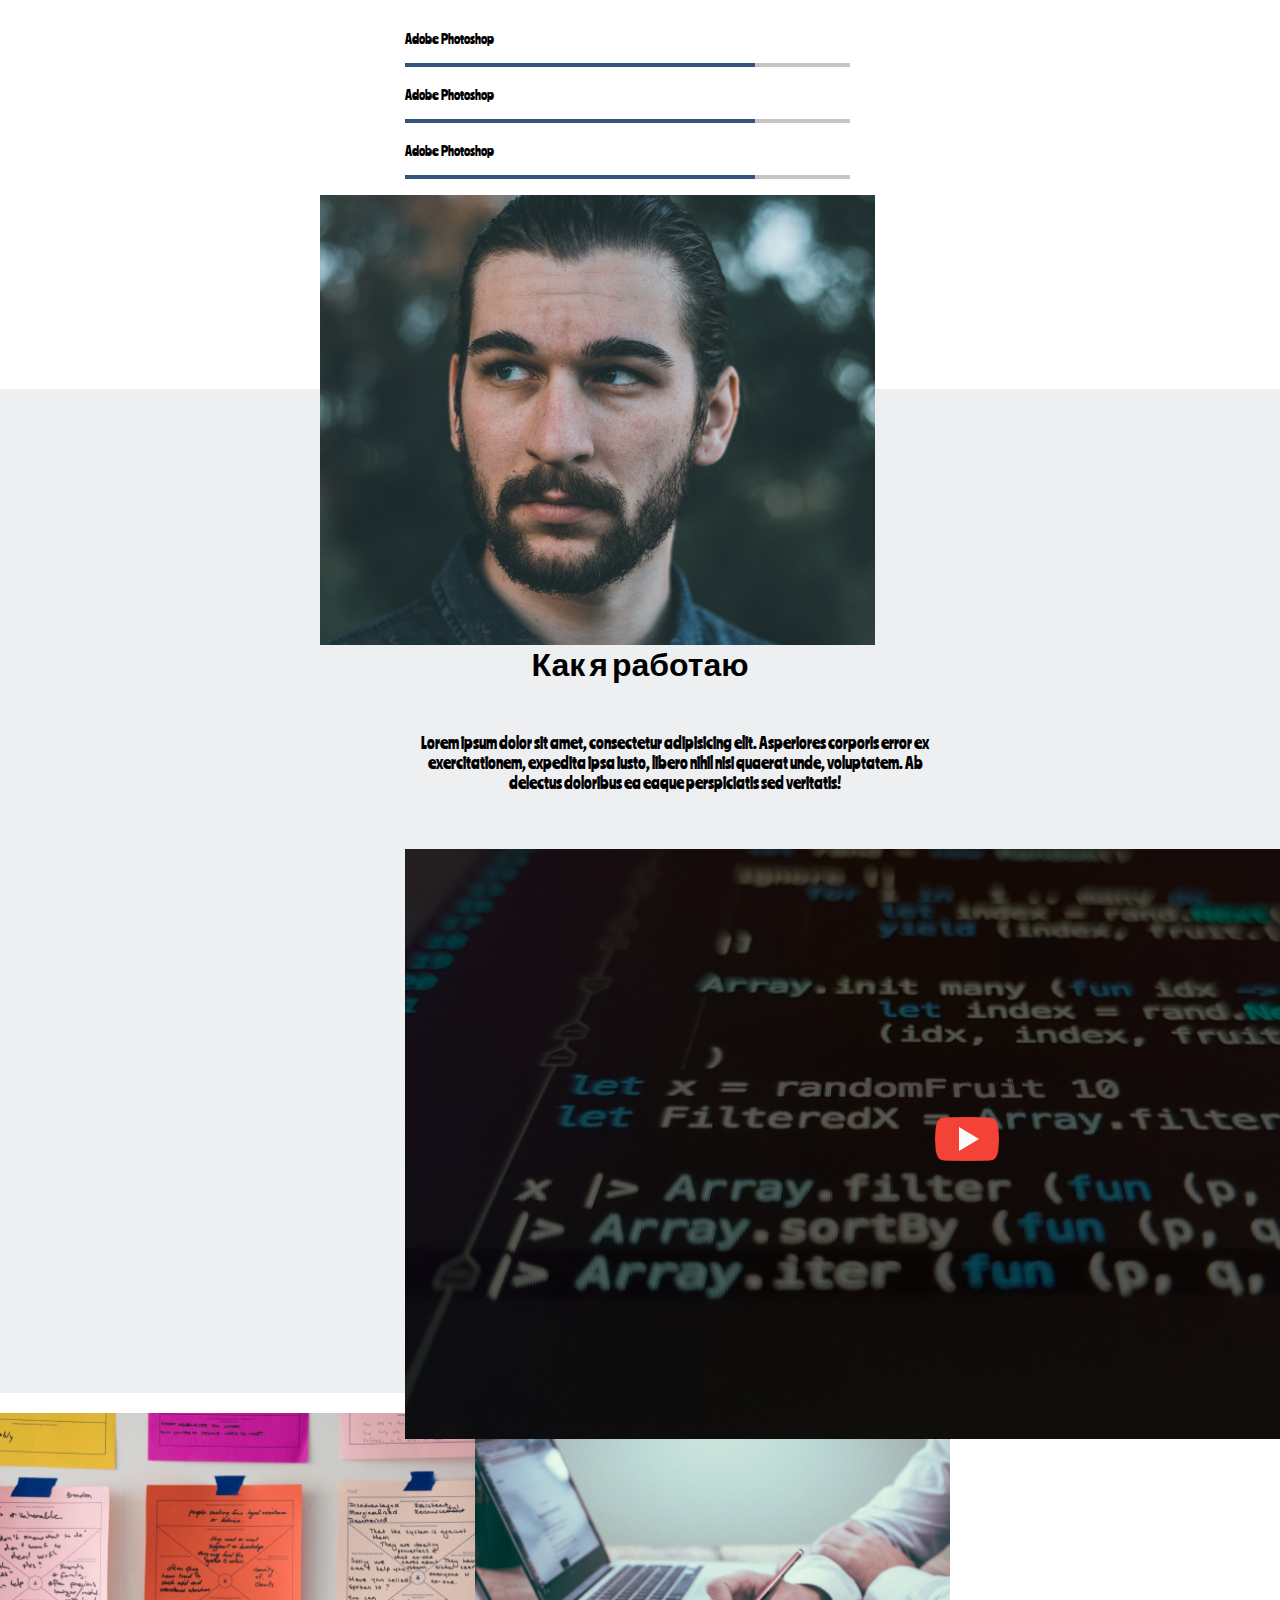
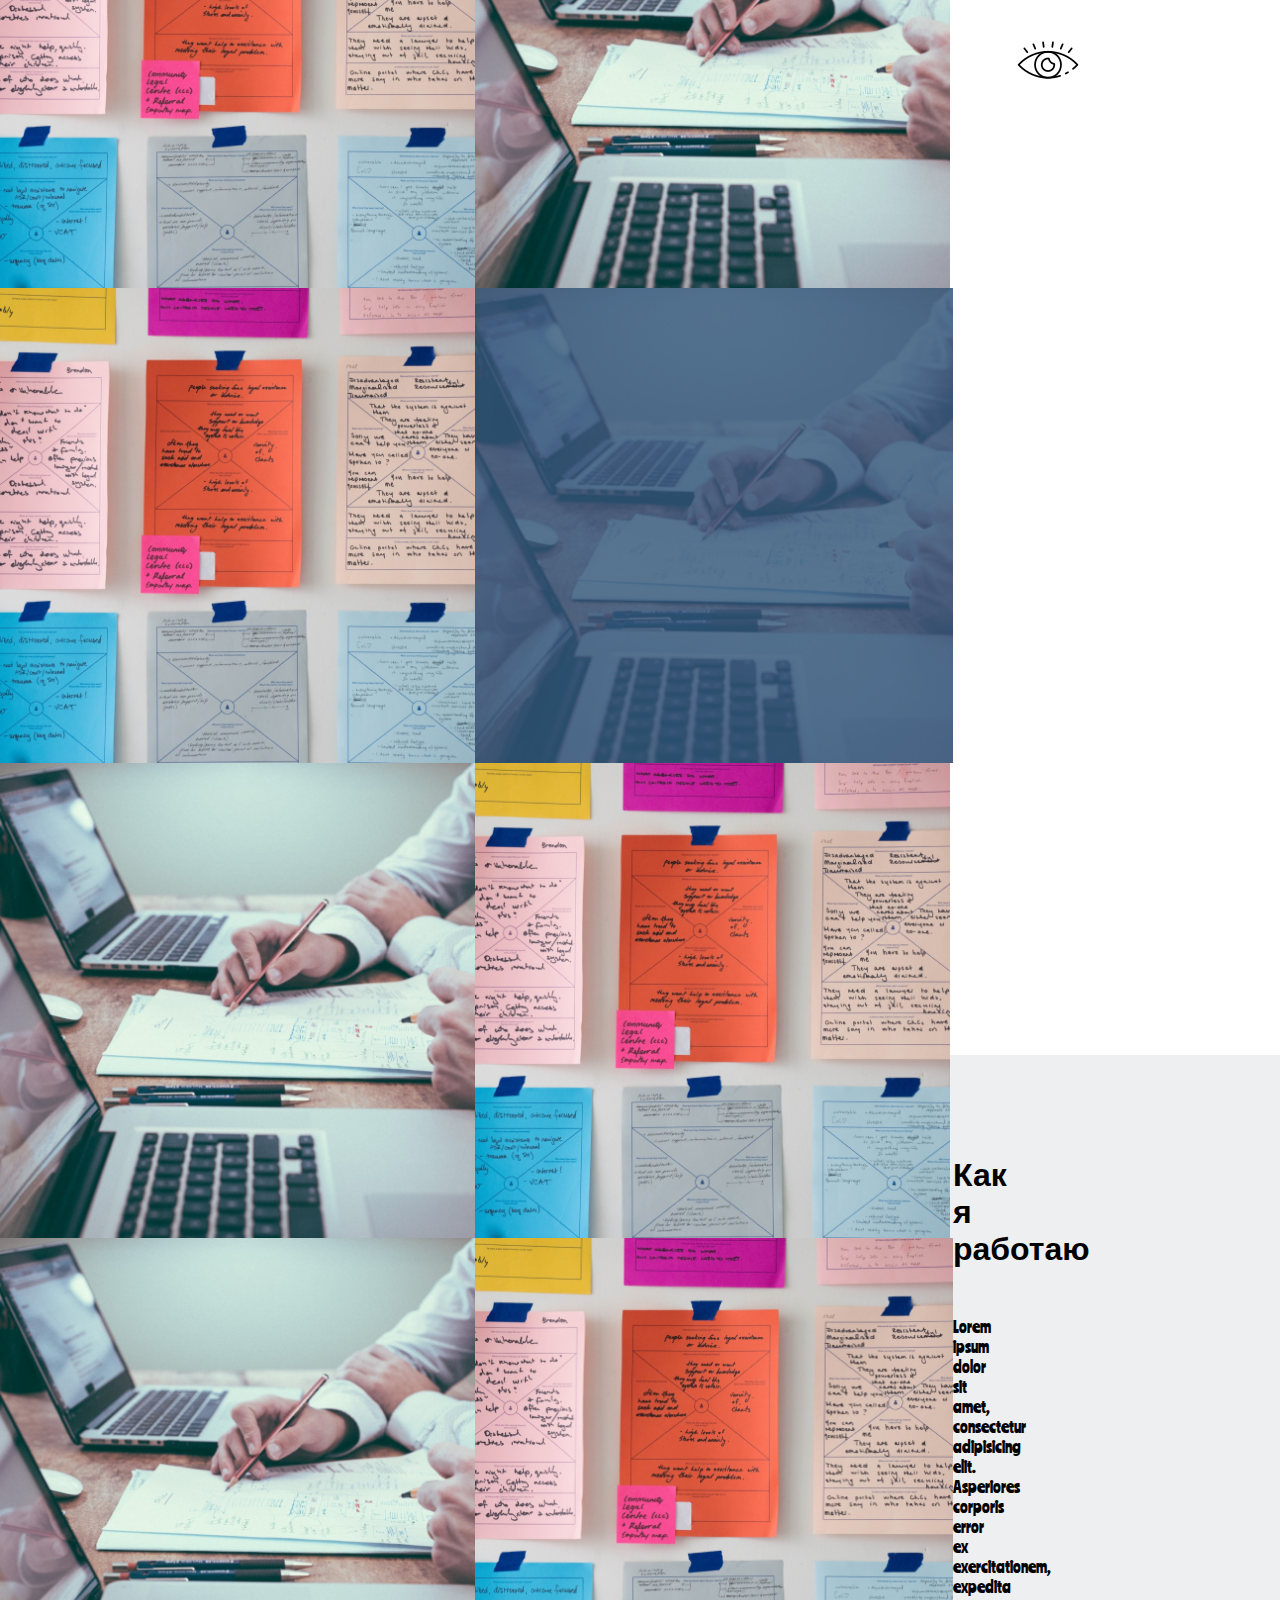
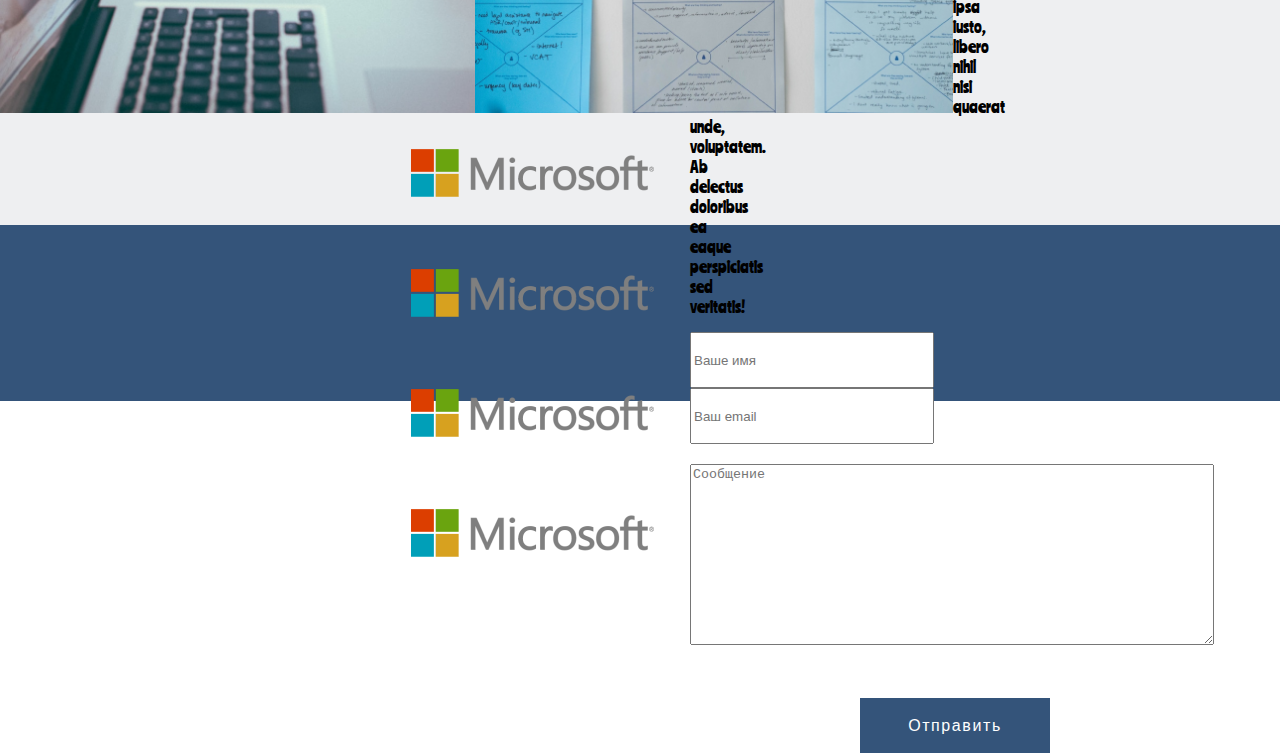
<file: HTML/HomeWork/Homework 06.03.2021(float)/index.html>
<!DOCTYPE html>
<html lang="en">
<head>
    <meta charset="UTF-8">
    <title></title>
    <link rel="stylesheet" href="styles.css"/>
</head>
<body>
<section class="welcome-box section-size">
    <header>
        <img src="img/WD.png" alt="computer">
        <ul>
            <li><a href="#">Главная</a>
            </li>
            <li><a href="#about_me">Об авторе</a>
            </li>
            <li><a href="#">Работы</a>
            </li>
            <li><a href="#">Процесс</a>
            </li>
            <li><a href="#">Контакты</a>
            </li>
        </ul>
    </header>
    <div>
        <img src="img/comp.png" alt="computer" class="comp-img">
        <div class="welcome-info">
            <h1>Дизайн и верстка</h1>
            <p class="common-info">Lorem ipsum dolor sit amet, consectetur adipisicing elit.
                A consectetur consequuntur distinctio, ea esse exercitationem maiores officiis reiciendis.
                Beatae consectetur cumque maiores necessitatibus praesentium quo temporibus velit.
                Cum eum, quia.</p>
            <button class="write-me">НАПИСАТЬ МНЕ</button>
        </div>
        <div style="clear:both"></div>
    </div>
</section>
<section class="about-me-box">
    <h2 class="about-me-title" id="about_me">Обо мне</h2>
    <p class="about-me-text">Lorem ipsum dolor sit amet, consectetur adipisicing elit.
        Asperiores corporis error ex exercitationem, expedita ipsa iusto,
        libero nihil nisi quaerat unde, voluptatem. Ab delectus doloribus ea eaque perspiciatis
        sed veritatis!</p>
</section>
<section class="jobs-box section-size">
    <div class="job-item">
        <img src="img/jobs.png" alt="project" class="jobs-img">
        <div class="jobs-text">
            <h3 class="jobs-count">40+</h3>
            <small class="jobs-name">проектов</small>
        </div>
    </div>
    <div class="job-item">
        <img src="img/jobs.png" alt="project" class="jobs-img">
        <div class="jobs-text">
            <h3 class="jobs-count">40+</h3>
            <small class="jobs-name">проектов</small>
        </div>
    </div>
    <div class="job-item">
        <img src="img/jobs.png" alt="project" class="jobs-img">
        <div class="jobs-text">
            <h3 class="jobs-count">40+</h3>
            <small class="jobs-name">проектов</small>
        </div>
    </div>
    <div class="job-item">
        <img src="img/jobs.png" alt="project" class="jobs-img">
        <div class="jobs-text">
            <h3 class="jobs-count">40+</h3>
            <small class="jobs-name">проектов</small>
        </div>
    </div>
    <div class="job-item">
        <img src="img/jobs.png" alt="project" class="jobs-img">
        <div class="jobs-text">
            <h3 class="jobs-count">40+</h3>
            <small class="jobs-name">проектов</small>
        </div>
    </div>
    <div class="job-item">
        <img src="img/jobs.png" alt="project" class="jobs-img">
        <div class="jobs-text">
            <h3 class="jobs-count">40+</h3>
            <small class="jobs-name">проектов</small>
        </div>
    </div>
</section>
<section class="skills-box section-size">
    <div class="skill-list">
        <h2 class="skills-header">Мои навыки</h2>
        <small>Adobe Photoshop</small>
        <div class="skill-item">
            <p class="skill-progress"></p>
            <p class="skill-progress-active"></p>
        </div>
        <div>
            <small>Adobe Photoshop</small>
            <p class="skill-progress"></p>
            <p class="skill-progress-active"></p>
        </div>
        <div>
            <small>Adobe Photoshop</small>
            <p class="skill-progress"></p>
            <p class="skill-progress-active"></p>
        </div>
    </div>
    <img src="img/photo.png" class="photo-img">
</section>
<section class="workflow-box section-size">
    <h2 class="centre-header">Как я работаю</h2>
    <p class="centre-text">Lorem ipsum dolor sit amet, consectetur adipisicing elit.
        Asperiores corporis error ex exercitationem, expedita ipsa iusto,
        libero nihil nisi quaerat unde, voluptatem. Ab delectus doloribus ea eaque perspiciatis
        sed veritatis!</p>
    <img src="img/code.png" class="code-img">
    <img src="img/youtube.png" class="youtube-img">
</section>
<section class="workflow-picture-box">

    <img src="img/papers.png" class="workflow-img" width="475" height="475">
    <img src="img/laptops.png" class="workflow-img" width="475" height="475">
    <img src="img/papers.png" class="workflow-img" width="475" height="475">
    <img src="img/laptops_blur.png" class="workflow-img" width="478" height="475">
    <img src="img/eye.png" class="eye-img">
    <img src="img/laptops.png" class="workflow-img" width="475" height="475">
    <img src="img/papers.png" class="workflow-img" width="475" height="475">
    <img src="img/laptops.png" class="workflow-img" width="475" height="475">
    <img src="img/papers.png" class="workflow-img" width="478" height="475">


</section>
<section class="workflow-company-box section-size">
    <img src="img/microsoft.png" class="microsoft-img">
    <img src="img/microsoft.png" class="microsoft-img">
    <img src="img/microsoft.png" class="microsoft-img">
    <img src="img/microsoft.png" class="microsoft-img">
</section>
<section class="contacts-box">
    <h2 class="centre-header">Как я работаю</h2>
    <p class="contacts-text">Lorem ipsum dolor sit amet, consectetur adipisicing elit.
        Asperiores corporis error ex exercitationem, expedita ipsa iusto,
        libero nihil nisi quaerat unde, voluptatem. Ab delectus doloribus ea eaque perspiciatis
        sed veritatis!</p>
    <div class="contacts-input-list">
        <input type="text" class="contacts-input" placeholder="Ваше имя">
        <input type="text" class="contacts-input" placeholder="Ваш email">
        <textarea class="contacts-textarea" placeholder="Сообщение"></textarea>
    </div>
    <button class="write-me send-button ">Отправить</button>
</section>
<footer class="section-size">
    <div class="footer-info">
        <p class="footer-name">Иванов Иван</p>
        <small>(c) 2018. Все права сохранены</small>
    </div>
    <div class="social-icons">
        <img src="img/vk.png" class="vk-img">
        <img src="img/vk.png" class="vk-img">
        <img src="img/vk.png" class="vk-img">
    </div>
</footer>
</body>
</html>
</file>
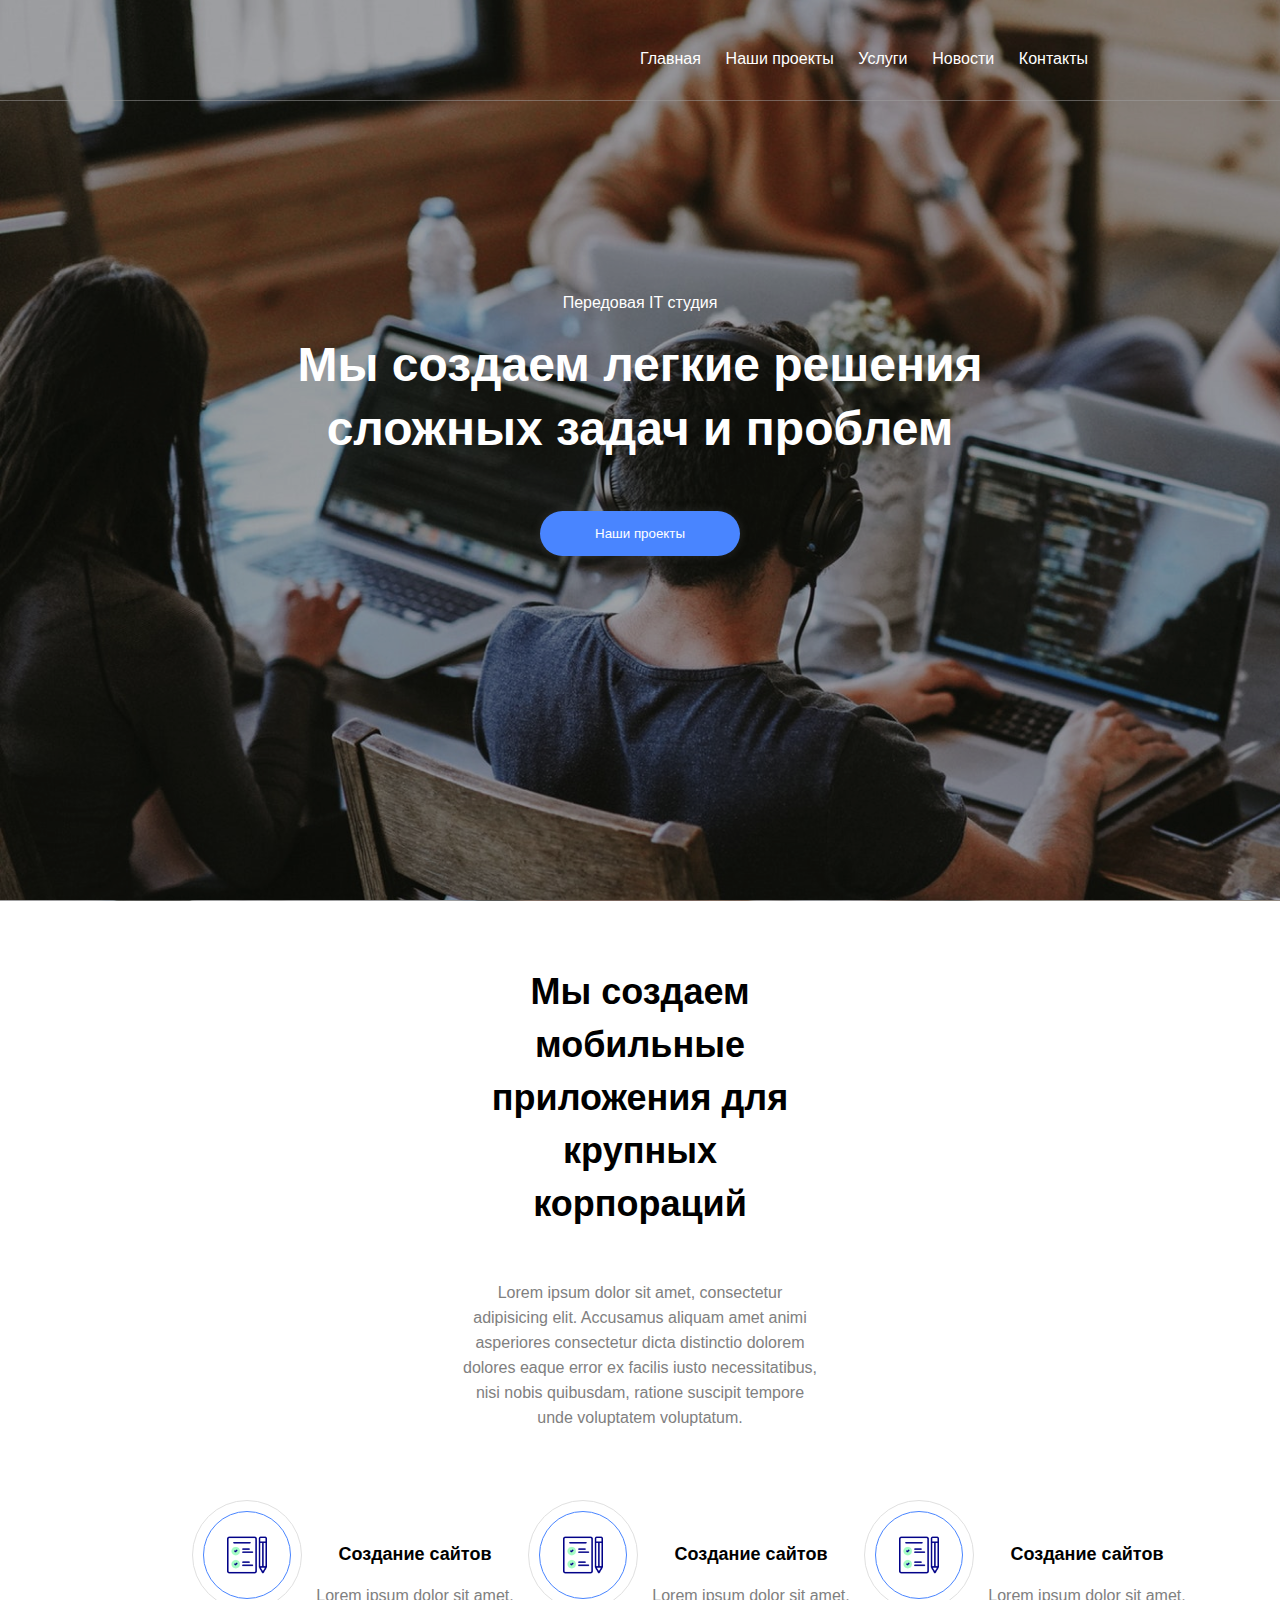
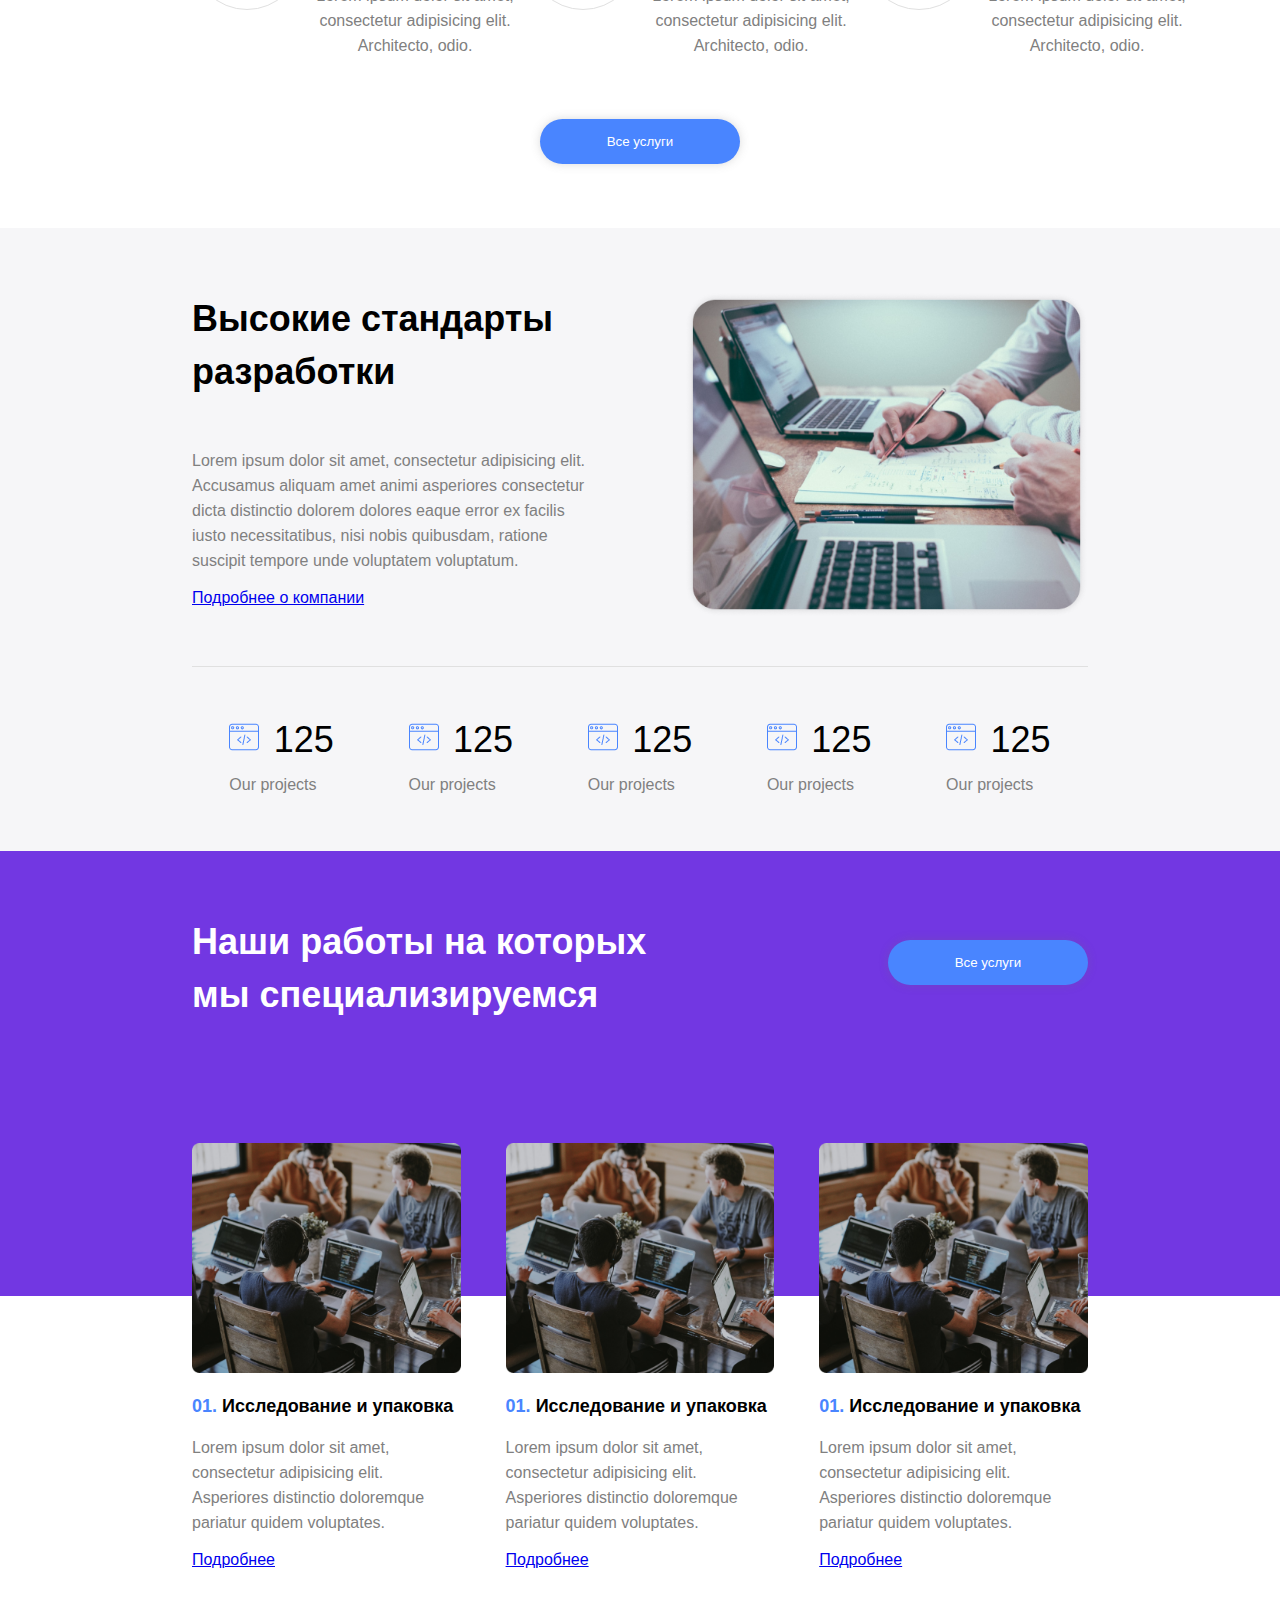
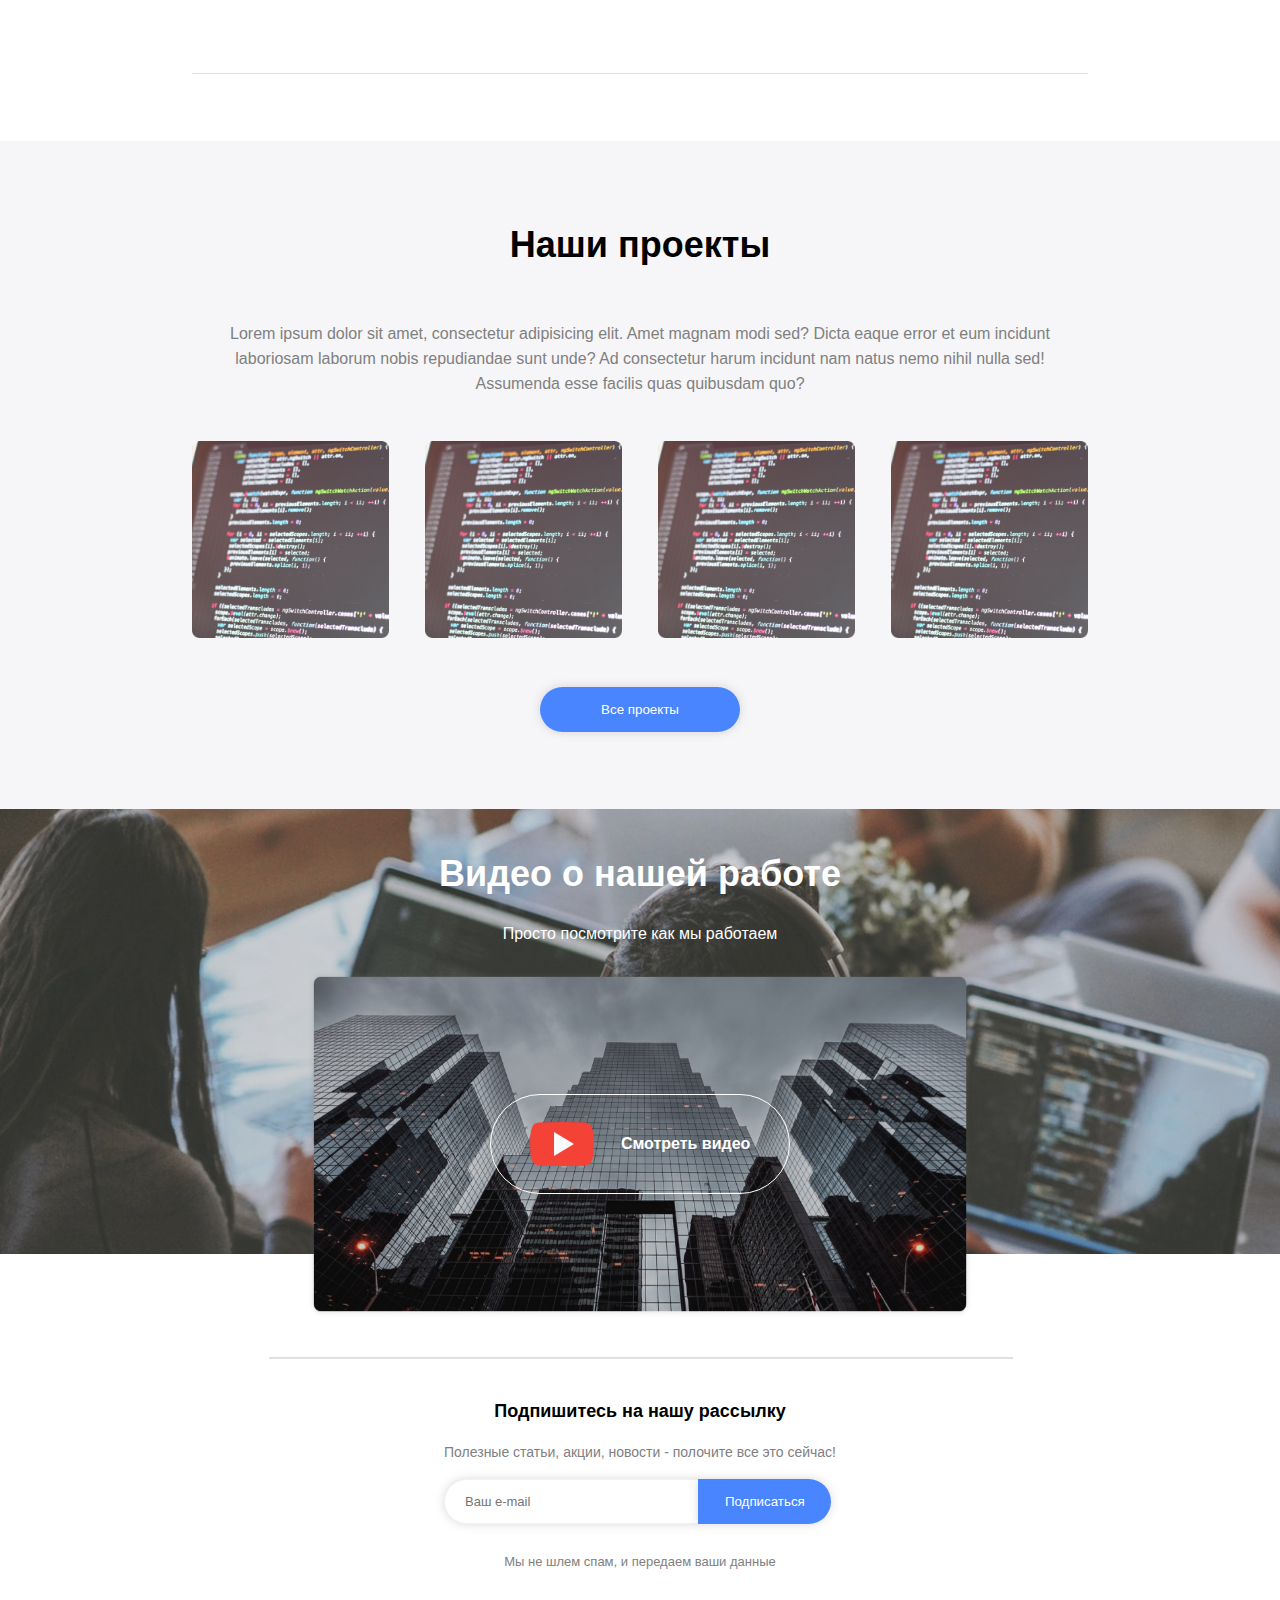
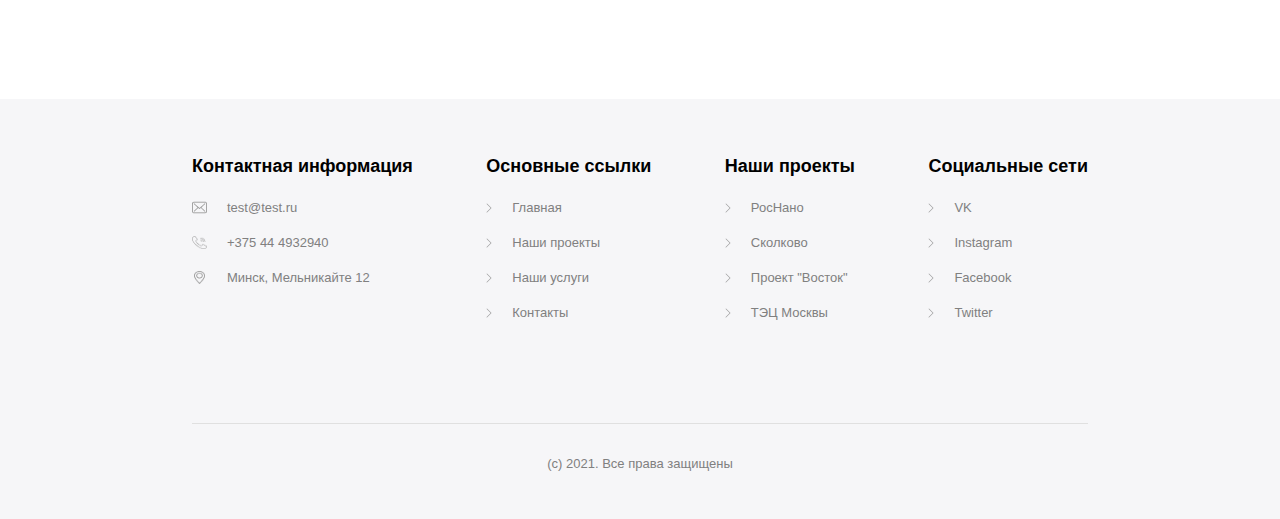
<file: HTML/HomeWork/Homework 13.03.2021(flex)/index.html>
<!DOCTYPE html>
<html lang="en">
<head>
    <meta charset="UTF-8">
    <title></title>
    <link rel="stylesheet" href="styles.css"/>
</head>
<body>
<section class="main">
    <header class="main__header">
        <ul class="main__navigation">
            <li class="main__li"><a href="#" class="main__a">Главная</a></li>
            <li class="main__li"><a href="#" class="main__a">Наши проекты</a></li>
            <li class="main__li"><a href="#" class="main__a">Услуги</a></li>
            <li class="main__li"><a href="#" class="main__a">Новости</a></li>
            <li class="main__li"><a href="#" class="main__a">Контакты</a></li>
        </ul>
    </header>
    <p class="main__separator"></p>
    <div class="main__content wrapper-size">
        <div class="main__description">
            <h4 class="text  main__h4">Передовая IT студия</h4>
            <h1 class="text  main__h1">Мы создаем легкие решения сложных задач и проблем</h1>
            <button class="button">Наши проекты</button>
        </div>
    </div>
</section>
<section class="services-block wrapper-size">
    <div class="services-block__description">
        <h2 class="text">Мы создаем мобильные приложения для крупных корпораций</h2>
        <p class="text text-p">Lorem ipsum dolor sit amet, consectetur adipisicing elit.
            Accusamus aliquam amet animi asperiores consectetur dicta distinctio dolorem dolores eaque error
            ex facilis iusto necessitatibus, nisi nobis quibusdam, ratione suscipit tempore unde voluptatem
            voluptatum.</p>
    </div>
    <div class="services-block__list">
        <div class="services-block__item">
            <div class="services-block__icon-container-level_1">
                <div class="services-block__icon-container-level_2">
                    <img class="services-block__icon" src="img/service-icon.png" width="40px" height="40px">
                </div>
            </div>
            <div class="services-block__item-description">
                <h3 class="text services-block__h3">Создание сайтов</h3>
                <p class="text text-p">Lorem ipsum dolor sit amet, consectetur
                    adipisicing elit. Architecto, odio.</p>
            </div>
        </div>
        <div class="services-block__item">
            <div class="services-block__icon-container-level_1">
                <div class="services-block__icon-container-level_2">
                    <img class="services-block__icon" src="img/service-icon.png" width="40px" height="40px">
                </div>
            </div>
            <div class="services-block__item-description">
                <h3 class="text services-block__h3">Создание сайтов</h3>
                <p class="text text-p">Lorem ipsum dolor sit amet, consectetur
                    adipisicing elit. Architecto, odio.</p>
            </div>
        </div>
        <div class="services-block__item">
            <div class="services-block__icon-container-level_1">
                <div class="services-block__icon-container-level_2">
                    <img class="services-block__icon" src="img/service-icon.png" width="40px" height="40px">
                </div>
            </div>
            <div class="services-block__item-description">
                <h3 class="text services-block__h3">Создание сайтов</h3>
                <p class="text text-p">Lorem ipsum dolor sit amet, consectetur
                    adipisicing elit. Architecto, odio.</p>
            </div>
        </div>
    </div>
    <button class="button">Все услуги</button>
</section>
<section class="projects-block wrapper-size">
    <div class="projects-block__container">
        <div class="projects-block__container-description">
            <h2 class="text text_align_left">Высокие стандарты разработки</h2>
            <p class="text text-p text_align_left">Lorem ipsum dolor sit amet, consectetur adipisicing elit.
                Accusamus aliquam amet animi asperiores consectetur dicta distinctio dolorem dolores eaque error
                ex facilis iusto necessitatibus, nisi nobis quibusdam, ratione suscipit tempore unde voluptatem
                voluptatum.</p>
            <a href="#">Подробнее о компании</a>
        </div>
        <div class="projects-block__icon">
            <img  class="projects-block__icon-img" src="img/project-container-icon.png"/>
        </div>
    </div>
    <div class="projects-block__list">
        <div class="projects-block__item">
            <div><img src="img/project-icon.png" class="projects-block__item-icon" height="30" width="30"/>
                <h3 class="projects-block__item-h3">125</h3></div>
            <p class="text text-p text_align_left">Our projects</p>
        </div>
        <div class="projects-block__item">
            <div>
                <img src="img/project-icon.png" class="projects-block__item-icon" height="30" width="30"/>
                <h3 class="projects-block__item-h3">125</h3></div>
            <p class="text text-p text_align_left">Our projects</p>
        </div>
        <div class="projects-block__item">
            <div><img src="img/project-icon.png" class="projects-block__item-icon" height="30" width="30"/>
                <h3 class="projects-block__item-h3">125</h3></div>
            <p class="text text-p text_align_left">Our projects</p>
        </div>
        <div class="projects-block__item">
            <div><img src="img/project-icon.png" class="projects-block__item-icon" height="30" width="30"/>
                <h3 class="projects-block__item-h3">125</h3></div>
            <p class="text text-p text_align_left">Our projects</p>
        </div>
        <div class="projects-block__item">
            <div><img src="img/project-icon.png" class="projects-block__item-icon" height="30" width="30"/>
                <h3 class="projects-block__item-h3">125</h3></div>
            <p class="text text-p text_align_left">Our projects</p>
        </div>
    </div>
</section>
<section class="specialization-block">
    <div class="specialization-block_bg-violet wrapper-size">
        <div class="specialization-block__header">
            <h2 class="text text__specialization-block__h2">Наши работы на которых мы специализируемся</h2>
            <button class="button projects-block__button">Все услуги</button>
        </div>
    </div>
    <div class="specialization-block_bg-white wrapper-size">
        <div class="specialization-block__list">
            <div class="specialization-block__item">
                <img src="img/spec-icon.png" class="specialization-block__img">
                <h3 class="text specialization-block__h3">
                    <span class="specialization-block__span">01.</span>
                    Исследование и упаковка
                </h3>
                <p class="text text-p specialization-block__p">
                    Lorem ipsum dolor sit amet, consectetur adipisicing elit.
                    Asperiores distinctio doloremque pariatur quidem voluptates.
                </p>
                <a href="#">Подробнее</a>
            </div>
            <div class="specialization-block__item">
                <img src="img/spec-icon.png" class="specialization-block__img">
                <h3 class="text specialization-block__h3">
                    <span class="specialization-block__span">01.</span>
                    Исследование и упаковка
                </h3>
                <p class="text text-p specialization-block__p">
                    Lorem ipsum dolor sit amet, consectetur adipisicing elit.
                    Asperiores distinctio doloremque pariatur quidem voluptates.
                </p>
                <a href="#">Подробнее</a>
            </div>
            <div class="specialization-block__item">
                <img src="img/spec-icon.png" class="specialization-block__img">
                <h3 class="text specialization-block__h3">
                    <span class="specialization-block__span">01.</span>
                    Исследование и упаковка
                </h3>
                <p class="text text-p specialization-block__p">
                    Lorem ipsum dolor sit amet, consectetur adipisicing elit.
                    Asperiores distinctio doloremque pariatur quidem voluptates.
                </p>
                <a href="#">Подробнее</a>
            </div>
        </div>
    </div>
</section>
<section class="our-projects-block wrapper-size">
    <h2 class="our-projects-block__h2">Наши проекты</h2>
    <p class="text text-p">Lorem ipsum dolor sit amet, consectetur adipisicing elit. Amet magnam modi
        sed? Dicta eaque error et eum incidunt laboriosam laborum nobis repudiandae sunt unde? Ad
        consectetur harum incidunt nam natus nemo nihil nulla sed! Assumenda esse facilis
        quas quibusdam quo?</p>
    <div class="our-projects-block__list">

        <div class="our-projects-block__item">
            <img src="img/our-project-icon.png" class="our-projects-block__item-img">
        </div>
        <div  class="our-projects-block__item">
            <img src="img/our-project-icon.png" class="our-projects-block__item-img">
        </div>
        <div  class="our-projects-block__item">
            <img src="img/our-project-icon.png" class="our-projects-block__item-img">
        </div>
        <div  class="our-projects-block__item">
            <img src="img/our-project-icon.png" class="our-projects-block__item-img">
        </div>
    </div>
    <button class="button">Все проекты</button>
</section>
<section class="subscription-block">
    <div class="subscription-block_bg-img">
        <h2 class="text text__subscription-block-h2">Видео о нашей работе</h2>
        <p class="text text__subscription-block-p">Просто посмотрите как мы работаем</p>
        <div class="subscription-block__video">
            <div class="subscription-block__play-container">
                <img src="img/youtube.png" class="subscription-block__youtube-img">
                <h4 class="text subscription-block__h4">Смотреть видео</h4>
            </div>
        </div>
        <div class="subscription-block__border"></div>
    </div>
    <div class="subscription-block_bg-white">
        <div class="subscription-block__mailing">
            <h3 class="text text__h3">Подпишитесь на нашу рассылку</h3>
            <p class="text text-p subscription-block__mailing-p">Полезные статьи, акции, новости - полочите все это
                сейчас!</p>
            <div class="subscription-block__form">
                <input type="text" placeholder="Ваш e-mail" class=" text text-p subscription-block__input
                 subscription-block__form-border">
                <button class="button subscription-block__form-button">Подписаться</button>
            </div>
            <small class="text text-p text-p_size-s">Мы не шлем спам, и передаем ваши данные</small>
        </div>
    </div>
</section>
<section class="contacts-block wrapper-size">
    <div class="contacts-block-container">
        <div class="contacts-block__info">
            <h3 class="text text__h3 contacts-block__h3">Контактная информация</h3>
            <ul class="contacts-block__info-list">
                <li class="contacts-block__info-item">
                    <img src="img/letter.png" width="15" height="13" class="contacts-block__img">
                    <small class="text text-p text-p_size-s">test@test.ru</small>
                </li>
                <li class="contacts-block__info-item">
                    <img src="img/phone.png" width="15" height="13" class="contacts-block__img">
                    <small class="text text-p text-p_size-s">+375 44 4932940</small>
                </li>
                <li class="contacts-block__info-item">
                    <img src="img/placeholder.png" width="15" height="13" class="contacts-block__img">
                    <small class="text text-p text-p_size-s">Минск, Мельникайте 12</small>
                </li>
            </ul>
        </div>
        <div class="contacts-block__info-main-links">
            <h3 class="text text__h3">Основные ссылки</h3>
            <ul class="contacts-block__info-list">
                <li class="contacts-block__info-item">
                    <img src="img/arrow.png" width="6" height="10" class="contacts-block__img">
                    <small class="text text-p text-p_size-s">Главная</small>
                </li>
                <li class="contacts-block__info-item">
                    <img src="img/arrow.png" width="6" height="10" class="contacts-block__img">
                    <small class="text text-p text-p_size-s">Наши проекты</small>
                </li>
                <li class="contacts-block__info-item">
                    <img src="img/arrow.png" width="6" height="10" class="contacts-block__img">
                    <small class="text text-p text-p_size-s">Наши услуги</small>
                </li>
                <li class="contacts-block__info-item">
                    <img src="img/arrow.png" width="6" height="10" class="contacts-block__img">
                    <small class="text text-p text-p_size-s">Контакты</small>
                </li>
            </ul>
        </div>
        <div class="contacts-block__info-projects-links">
            <h3 class="text text__h3">Наши проекты</h3>
            <ul class="contacts-block__info-list">
                <li class="contacts-block__info-item">
                    <img src="img/arrow.png" width="6" height="10" class="contacts-block__img">
                    <small class="text text-p text-p_size-s">РосНано</small>
                </li>
                <li class="contacts-block__info-item">
                    <img src="img/arrow.png" width="6" height="10" class="contacts-block__img">
                    <small class="text text-p text-p_size-s">Сколково</small>
                </li>
                <li class="contacts-block__info-item">
                    <img src="img/arrow.png" width="6" height="10" class="contacts-block__img">
                    <small class="text text-p text-p_size-s">Проект "Восток"</small>
                </li>
                <li class="contacts-block__info-item">
                    <img src="img/arrow.png" width="6" height="10" class="contacts-block__img">
                    <small class="text text-p text-p_size-s">ТЭЦ Москвы</small>
                </li>
            </ul>
        </div>
        <div class="contacts-block__socials-links">
            <h3 class="text text__h3">Социальные сети</h3>
            <ul class="contacts-block__info-list">
                <li class="contacts-block__info-item">
                    <img src="img/arrow.png" width="6" height="10" class="contacts-block__img">
                    <small class="text text-p text-p_size-s">VK</small>
                </li>
                <li class="contacts-block__info-item">
                    <img src="img/arrow.png" width="6" height="10" class="contacts-block__img">
                    <small class="text text-p text-p_size-s">Instagram</small>
                </li>
                <li class="contacts-block__info-item">
                    <img src="img/arrow.png" width="6" height="10" class="contacts-block__img">
                    <small class="text text-p text-p_size-s">Facebook</small>
                </li>
                <li class="contacts-block__info-item">
                    <img src="img/arrow.png" width="6" height="10" class="contacts-block__img">
                    <small class="text text-p text-p_size-s">Twitter</small>
                </li>
            </ul>
        </div>
    </div>
    <footer class="contacts-block__footer">
        <small class="text text-p text-p_size-s">(c) 2021. Все права защищены</small>
    </footer>
</section>
</body>
</html>
</file>
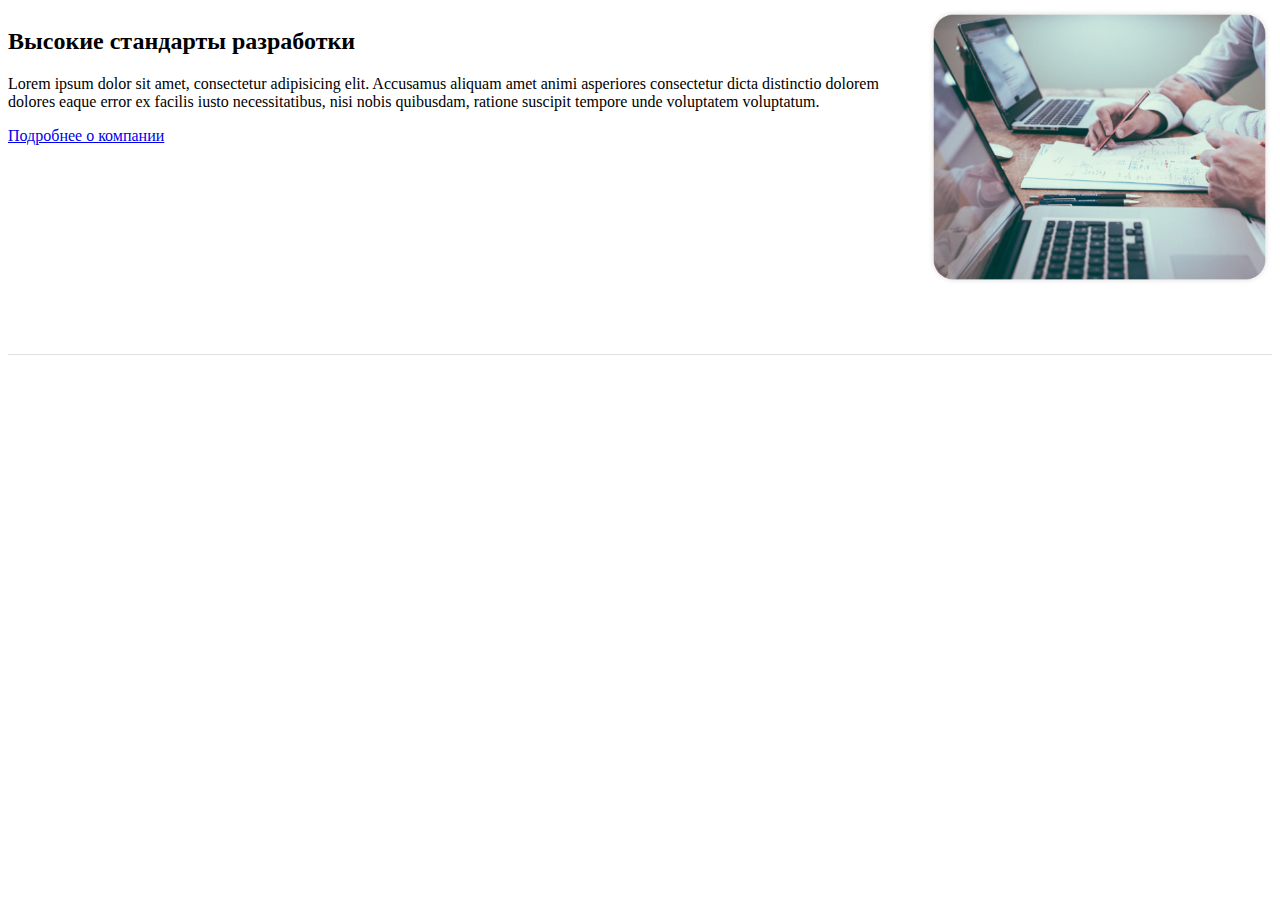
<file: HTML/classwork/27.02.2021/main.html>
<!DOCTYPE html>
<html lang="en">
<head>
    <meta charset="UTF-8">
    <meta name="viewport" content="width=device-width, initial-scale=1.0">
    <title>Morty</title>
    <link rel="stylesheet" href="style.css"/>
</head>
<body>
<div class="box">
    <div class="projects-block__container-description">
        <h2 class="text text_align_left">Высокие стандарты разработки</h2>
        <p class="text text-p text_align_left">Lorem ipsum dolor sit amet, consectetur adipisicing elit.
            Accusamus aliquam amet animi asperiores consectetur dicta distinctio dolorem dolores eaque error
            ex facilis iusto necessitatibus, nisi nobis quibusdam, ratione suscipit tempore unde voluptatem
            voluptatum.</p>
        <a href="#">Подробнее о компании</a>
    </div>
    <div class="icon-container">
        <img src="project-container-icon.png"  class="icon" width="520">
    </div>

</div>
</body>
</html>
</file>
<file: HTML/styles/styles.css>
.description {
    color:blue;
}
button {
    border-radius: 3px;
    width: 150px;
    height: 30px;
}
.main {
    height: 100px;

    background-color: burlywood ;
}
.contacts {
    height: 150px;
    margin-top: 50px;
    padding-top: 30px;
    background-color: forestgreen ;
}

.box {
    position: absolute;
    top: 25px;
    left: 25px;
}
.box_1 {
    background-color: red;
    position: absolute;
    top: 40px;
    right: 20px;
}
.box_2 {
    background-color: sandybrown;
    position: absolute;
    bottom: 20px;
    right: 25px;
}
.box_3 {
    background-color: blueviolet;
    position: absolute;
    bottom: 100px;
    left: 80px;
}
</file>
<file: HTML/exam/styles.css>
body {
    margin: 0;
    height: 100%;
    font-family: Roboto, sans-serif;
    font-style: normal;
    letter-spacing: 0.2px;
}

img {
    height: auto;
    width: 100%;

    /*border-radius: 2% 2%;*/
}
a {
    color: black;
    text-decoration: none;
}

ul > li {
    display: inline-block;
}

.main {
    padding-top: 40px;
    height: 120vh;
    background-image: url(img/main-bg-gradient.png), url(img/main-bg-gradient-dark.png);
    background-position: left top, left top;
    background-repeat: no-repeat, no-repeat;
    background-size: 100%, 100%;

}

.main__header {
    display: flex;
    justify-content: space-between;
    padding-left: 4%;
    padding-right: 4%;
    margin-bottom: 8%;
}


.main__link {
    text-decoration: none;
    color: white;
    font-size: 15px;
    line-height: 27px;
}

.main__nav {
    display: inline-flex;
    justify-content: space-between;
    width: 45%;
    margin-left: 0;
    padding-left: 0;
}

.main__nav-item {
}

.main__header-form {
    width: 66%;
    display: flex;
    align-items: center;
    justify-content: space-between;
}

.main__header-form .main__icon {
    display: none;
}

.form-control {
    border-radius: 39px;
    border: 1px solid #E8E8E8;
    height: 50px;
    font-size: 14px;
    line-height: 16px;
    letter-spacing: 0.1px;
    color: black;
    text-indent: 25px;
    font-weight: bold;
}

.form-control:focus {
    outline: none;
    border-color: #80bdff;
    box-shadow: 0 0 0 0.2rem rgb(0 123 255);
}

.main__form-control {
    width: 30%;
    min-width: 130px;
}

.mb-30 {
    margin-bottom: 30px;
}

.btn {
    border-radius: 35px;
    font-weight: 600;
    font-size: 16px;
    color: black;
    letter-spacing: 0.2px;
    border: none;
    height: 55px;
}

.btn:focus, .btn:hover {
    outline: none;
    box-shadow: 0 0 0 0.2rem #6d7a8f;
}

.main__btn {
    color: #EF2779;
    width: 14%;
    min-width: 95px;
    display: block;
}

.main__content-form-header-mobile {
    display: none;
    font-size: 55px;
    color: white;
    margin-top: 0;
    margin-bottom: 50px;
}

.main__content {
    display: flex;
    flex-wrap: wrap-reverse;
    width: 100%;
    justify-content: space-between;
    margin-right: 50px;
}

.main__content-icon-container {
    width: 50%;
}

.main__browser-mobile {
    display: none;
}

.main__content-icon {
    border-bottom-right-radius: 2% 2%;
    border-top-right-radius: 2% 2%;
    content: url("img/browser.png")
}

.main__content-form {
    margin-right: 15%;
    width: 330px;
}

.main__content-form-header {
    font-size: 55px;
    color: white;
    margin-top: 0;
    margin-bottom: 50px;
}

.description {
    color: black;
    margin-top: 0;
    margin-bottom: 80px;
    font-weight: bold;
}

.btn-default {
    height: 60px;
    color: #38A3F1;
    width: 230px;
    font-size: 22px;
    background-color: white;
}

/*features section*/
.features {
    text-align: center;
}

.features__headers {
    width: 350px;
    margin: auto;
}

.header_note {
    font-weight: bold;
    font-size: 22px;
    margin: 0 0 0 10px;

}

.h2 {
    font-weight: normal;
    font-size: 46px;
}

.features__container {
    margin: 0 15% 50px 15%;
    display: flex;
    justify-content: space-between;
    flex-wrap: wrap;
}

.features__container__item {
    width: 280px;
    text-align: left;
    margin: auto auto 50px auto;
    /*margin-bottom: 50px;*/
}

.features__item-header {
    display: flex;
}

.features__item-icon {
    padding-top: 5px;
    width: 44px;
    height: 44px;
}

.text-black {
    color: black;
}

.text-white {
    color: white;
}

/*-------------*/
/*stats section*/
.stats {
    margin-left: 10%;
    margin-right: 10%;
    text-align: center;
}

.btn-primary {
    height: 60px;
    width: 230px;
    background-color: #38A3F1;
    color: white;
}

.stats__headers {
    width: 350px;
    margin: auto;
}

.stats__btn {
    margin-bottom: 8%;
}

.stats__container-icon {
    padding-bottom: 8%;
}

/*-------------*/
.subs {
    background: linear-gradient(39.97deg, #EF2779 0.79%, #7834BE 79.29%);
    color: white;
    text-align: center;
    padding-top: 80px;
    padding-bottom: 80px;
}

.subs__header_note {

}

.subs__header_mobile {
    display: none;
}

.subs__form {
    width: 400px;
    margin: auto;
}

.subs__description {
}

.subs__form-control {
    width: 370px;
}

.subs__btn {
    width: 370px;
    color: white;
    background: #EF2779;
    border: none;
}

.subs__form-control {
    margin-top: 35px;
    margin-bottom: 12px;
}

/*-------------*/
.partners {
    text-align: center;
    padding-top: 50px;
    padding-bottom: 100px;
}

.partners__header {
    width: 350px;
    margin: auto;
}

.partners__list {
    margin: 0 15% 35px 15%;
    display: flex;
    justify-content: space-between;
    flex-wrap: wrap;
}

.partners__item {
    width: 340px;
    margin: auto auto 50px auto;

}

.partners__item-icon {
    width: 122px;
    height: 122px;
}

.partners__item-description {
    margin-top: 30px;
    padding-left: 70px;
    padding-right: 70px;
    font-size: 18px;
    line-height: 27px;
}

.partners__item-header {
    font-weight: bold;
    font-size: 12px;
    line-height: 18px;
}

.feedback {
    text-align: center;
    margin-right: 30%;
    margin-left: 30%;
    padding-bottom: 100px;
}

.feedback__container-icon {
    margin: 70px auto 50px auto;
    width: 230px;
    height: 50px;
}

.feedback__user {

    width: 200px;
    height: 90px;
    margin: auto;
    padding-bottom: 30px;
    display: flex;
    justify-content: center;
}

.feedback__user-icon {
    width: 50px;
    height: 50px;
    padding-right: 15px;

}

.feedback__user-note {
    padding-top: 5px;
    display: inline-block;
}

.feedback__user-status {
    margin-top: 5px;
}

.feedback__user-note-header {
    margin-bottom: 0;
    margin-top: 0;
    font-size: 12px;
    line-height: 18px;
    letter-spacing: 0.1px;
}

.feedback__user-mobile {
    display: none;
    /*    width: 200px;
        height: 90px;
        margin: auto;
        padding-bottom: 30px;
        display: flex;
        justify-content: center;*/
}

.price {
    text-align: center;
    margin-right: 15%;
    margin-left: 15%;
    padding-bottom: 100px;
}

.price__header {
    width: 350px;
    margin: auto auto 90px auto;
}

.price__list {
    display: flex;
    flex-wrap: wrap;
}

.price__item:last-child {
    background: linear-gradient(39.97deg, #EF2779 0.79%, #7834BE 79.29%);
    color: white;
}

.bg-white {
    background-color: white;
}

.text-violet {
    color: #EF2779;
}

.price__item {
    text-align: left;
    margin: auto auto 50px auto;
    width: 335px;
    height: 310px;
    border: 1px solid #DEDEDE;
    box-sizing: border-box;
    box-shadow: 0px 13px 19px rgba(0, 0, 0, 0.07);
    border-radius: 10px;
    padding: 40px;

}

.price__item-offer {
    margin-top: 0;
    margin-bottom: 10px;
}

.price__item-note {
    margin: 0;
    font-weight: bold;
    font-size: 12px;
    line-height: 18px;
}

.price__value {
    font-weight: 900;
    font-size: 55px;
    line-height: 65px;
    margin: 25px 20px 25px 10px;
}

.price__value-block {
    display: flex;
}

.price__value-icon {
    font-size: 22px;
    line-height: 33px;
    margin: 0;
}

.price__btn {
    width: 100%;
}

.price__value-description-block {
    padding-top: 32px;
}

.contacts {
    background-color: #252B42;
    text-align: center;
    color: white;
    padding: 70px 25% 70px 25%;

}

.contacts__header {
    width: 350px;
    margin: auto auto 90px auto;
}

.contacts-info {
    width: 360px;
    margin: 0 auto 50px;
}
.pt-80 {
    padding-top: 80px;
}

.contacts__icon-container {
    padding-top: 15px;
}

.contacts__form {
    background: #FFFFFF;
    border: 0.5px solid #DDDDDD;
    box-sizing: border-box;
    box-shadow: 0px 8px 12px rgba(0, 0, 0, 0.07);
    border-radius: 13px;
    width: 480px;
    padding: 80px 40px 40px 40px;
    margin: 0 auto;
    min-width: 300px;
}

.contacts__container {
    display: flex;
    justify-content: space-between;
    flex-wrap: wrap-reverse;
}

.contacts__form > * {
    display: block;
    width: 100%;
    padding-right: 0;
    padding-left: 0;

}

.contacts__form-input {
    height: 40px;
    font-size: 12px;
    line-height: 10px;
    letter-spacing: 0.1px;
    background-color: #F5F5F5;
}

.contacts__message {
    resize: none;
    height: 200px;
    background: #F5F5F5;
    border: 1px solid #E8E8E8;
    font-size: 12px;
    line-height: 10px;
    letter-spacing: 0.1px;
    text-indent: 25px;
    padding-top: 20px;
    font-weight: bold;
}

.contacts__message:focus {
    outline: none;
    border-color: #80bdff;
    box-shadow: 0 0 0 0.2rem rgb(0 123 255);
}

.contacts_btn {
    width: 120px;
    height: 45px;
    background-color: #EF2779;
    color: white;
    font-weight: 500;
    font-size: 14px;
    line-height: 16px;
}

.contacts-info__icon-map {
    width: 27px;
    height: 33px;
}

/*.contacts-info__icon-phone {
    width: 27px;
    height: 33px;
}
.contacts-info__icon-mail {
    width: 27px;
    height: 33px;
}*/
.contacts-info__list {
    margin-bottom: 25%;
}

.contacts-info__item-description {
    margin-left: 15px;
    display: inline;
    text-align: left;
}

.contacts-info__item {
    display: flex;
    padding-left: 25px;
    margin-bottom: 25px;
}
.contacts-info__social {
    display: flex;
    justify-content: left;
    margin-left: 25px;
}
.contacts-info__social img {
    height: 33px;
    width: 33px;
    margin-right: 30px;
}
.dev-contacts {
    padding-top: 100px;
    padding-bottom: 50px;
    display: flex;
    flex-wrap: wrap;
    justify-content: space-between;
    margin-right: 15%;
    margin-left: 15%;
}
.dev-contacts__block {
    width: 200px;
}
.dev-contacts-links li {
    margin-bottom: 15px;
}
.dev-contacts__link {
    cursor: pointer;
    font-size: 15px;
    line-height: 27px;
}
.dev-contacts__block ul {
    padding-left: 0;
}
.dev-contacts__map {
    padding-top: 20px;
}
.dev-contacts >* {
    margin: 20px auto 50px;
}
@media (max-width: 1267px) {
    .main {
        background-size: auto auto;
        height: 100vh;
    }

    .features__container {
        margin-right: 10%;
        margin-left: 10%;
    }
}

@media (max-width: 1024px) {
    .main {
        background-size: auto auto;

    }

    .main__header-form {
        width: 75%;
    }

    .main__content-form {
        margin-right: 3%;
    }


}

@media (max-width: 925px) {
    .main__header-form {
        justify-content: flex-end;
    }

    .main__header-form > *:not(:last-child) {
        display: none;
    }

    .main__header-form .main__icon {
        display: block;
        cursor: pointer;
    }
}

@media (max-width: 768px) {
    .main {
        height: 100vh;
    }

    .features {
        margin-right: 10%;
        margin-left: 10%;
    }

    .main__content-icon-container {
        width: 0;
    }

    .main__content-form-header {
        display: none;
    }

    .main__content-form-header-mobile {
        display: block;
    }

    .main__content {
        justify-content: center;
    }

    .main__content-icon {
        display: none;
    }

    .btn-default {
        background-color: #38A3F1;
        color: white;
    }

    .main__browser-mobile {
        display: block;
        margin-bottom: 50px;
    }

    .main__content-form {
        text-align: center;
        width: 100%;
        margin-left: 5%;
        margin-right: 5%;
    }

    .description {
        margin-bottom: 50px;
    }

    .features__container__item {
        width: 300px;
    }

    .subs__header_mobile {
        display: block;
    }

    .subs__header_desktop {
        display: none;
    }

    .feedback {
        margin-left: 100px;
        margin-right: 100px;
    }

    .feedback__user-mobile {
        display: block;

    }

    .contacts {
        padding-left: 10%;
        padding-right: 10%;
    }
    .dev-contacts >* {
        text-align: center;
    }
}
</file>
<file: HTML/Homework 06.03.2021(float)/styles.css>
body {
    margin: 0;
}
header {
    padding-top: 50px;
    /*padding-left: 402px;*/
}
.welcome-box {
    height: 700px;
    width: 100%;
    background: #EEEFF1;
}
.clearfix:after {
    content: ".";
    display: block;
    height: 0;
    clear: both;
    visibility: hidden;
}
.logo {
    margin: 0;
    font-family: Revalia, sans-serif;
    font-size: 48px;
    font-style: normal;
    font-weight: 400;
    line-height: 60px;
    letter-spacing: 0em;
    color: #34547A;
    float: left;

    padding-left: 402px;

}
ul > li {
    display: inline-block;
    /* You can also add some margins here to make it look prettier */
    zoom:1;
    font-family: Roboto, sans-serif;
    font-size: 16px;
    font-style: normal;
    font-weight: 500;
    line-height: 26px;
    letter-spacing: 0.1em;
    padding-right: 30px;

}
a {
    text-decoration: none;
    color: #34547A!important;
}
ul {
    display: inline;
    float: right;
    width: 50%;
    padding-left: 0px;
}
nav {
    position: absolute;
    top: 89px
}
</file>
<file: HTML/HomeWork/style.css>
body {
    height: 100%;
    font-family: 'Segoe UI', 'Roboto', 'Oxygen',
    'Ubuntu', 'Cantarell', 'Fira Sans', 'Droid Sans', 'Helvetica Neue',
    sans-serif;
}
h1 {
      text-align: center;
}

p {
    margin-left: 40px;
}

img {
    min-width: 189px;
}
div {
    display: flex
}
.button-box {
    display: flex;
    align-items: center;
    justify-content: center;
    background-image: url(img/empty.jpg);
    background-size: cover;
    background-position: center;
    background-repeat: no-repeat;
    height: 710px;
    width: 100%;

}
button {
    height:50px;
    width:150px;
    text-transform: uppercase;
    font-family: 'Oswald', sans-serif;
    letter-spacing: 4px;
    border: none;
    background-color: #7237e2;
    color: white;
    box-shadow: 0 5px 15px #193047;
    border-radius: 4px;
    transition-duration: 0.4s;
    cursor: pointer;
    font-size: 18px;
}
button:hover {
    background: #fff;
    box-shadow: 0 2px 10px 5px #7237e2;
    color: #000;
}
button:focus { outline:0; }

button:active {
    box-shadow: 0 5px 15px #193047;
    transform: scale(.98);
    font-size: 18px;
}
</file>
<file: HTML/classwork/Classwork 06.03.2021/styles/styles.css>
.box-1, 
.box-2 {
    width: 100px;
    height: 100px;
    background-color: red;
    margin: 10px;
}
ul > li {
    background-color: cornflowerblue;
}
.test + li {
    background-color: cyan;
}
</file>
<file: HTML/classwork/Classwork 21.03.2021/styles/styles.css>
.wrap {
    height: 900px;
    width: 1000px;
    background-color: orchid;
    display: grid;
    grid-gap: 10px;
    grid-template-rows: 1fr 1fr 1fr 1fr 1fr 1fr;
    grid-template-columns: 1fr 1fr 1fr 1fr 1fr 1fr 1fr 1fr 1fr 1fr;

}
.box-1 {
    background-color: red ;
    padding: 10px;
    text-align: center;
    padding: 20px 0;
    font-size: 30px;
    grid-row: 1 / 3;
    grid-column: 1 / 3;

}
.box-2 {
    background-color: gold ;
    padding: 20px 0;
    text-align: center;
    padding: 20px 0;
    font-size: 30px;
    grid-row: 3 / 6;
    grid-column: 3 / 5;
}
.box-3 {
    background-color: green ;
    padding: 20px 0;
    text-align: center;
    padding: 20px 0;
    font-size: 30px;
    grid-row: 4 / 5;
    grid-column: 5 / 7;
}

 .box-4 {
    background-color: burlywood ;
    padding: 20px 0;
    text-align: center;
    padding: 20px 0;
    font-size: 30px;
    grid-row: 1 / 4;
    grid-column: 7 / 9;

}
.box-5 {
    background-color:yellowgreen ;
    padding: 20px 0;
    text-align: center;
    padding: 20px 0;
    font-size: 30px;
    grid-row: 4 / 5;
    grid-column: 9 / 10;
} 
.box-6 {
    background-color:yellowgreen ;
    padding: 20px 0;
    text-align: center;
    padding: 20px 0;
    font-size: 30px;
    grid-row: 5 / 6;
    grid-column: 10 / 11;
}
</file>
<file: HTML/HomeWork/Homework 06.03.2021(float)/styles.css>
body {
    margin: 0;
    font-family: Ranchers, sans-serif;
}

header {
    background: #EEEFF1;
    padding-top: 57px;
}

.section-size {
    padding-left: 405px;
    padding-right: 405px;
}

.welcome-box {
    background: #EEEFF1;
    height: 700px;
}

.logo {
    margin: 0;
    font-family: Revalia, sans-serif;
    font-size: 48px;
    font-style: normal;
    font-weight: 400;
    line-height: 60px;
    letter-spacing: 0em;
    color: #34547A;
    display: inline-block;
}

ul > li {
    display: inline-block;
    /*!* You can also add some margins here to make it look prettier *!*/
    zoom: 1;
    font-size: 16px;
    font-style: normal;
    font-weight: 500;
    line-height: 26px;
    letter-spacing: 0.1em;
    padding-left: 42px;
}

a {
    text-decoration: none;
    color: black;
}

a:hover {
    color: #34547A !important;
}

ul {
    display: inline;
    float: right;

}

.comp-img {
    padding-left: 85px;
    padding-top: 180px;
    float: left;
}

.welcome-info {
    float: right;
    padding-top: 100px;
    padding-left: 80px;

}

h1 {
    font-size: 48px;
    font-style: normal;
    font-weight: 600;
    line-height: 79px;
    letter-spacing: 0em;
    text-align: left;

}

.common-info {
    width: 500px;
    color: #727272;
}

.write-me {
    width: 225px;
    height: 65px;
    background-color: #34547A;
    color: white;

    font-size: 16px;
    font-style: normal;
    font-weight: 400;
    line-height: 26px;
    letter-spacing: 0.1em;
    text-align: center;
    margin-top: 40px;

    border: none;
}

.clearfix:after {
    content: ".";
    display: block;
    height: 0;
    clear: both;
    visibility: hidden;
}

section.about-me-box {
    height: 267px;
    padding-top: 119px;
    width: 540px;
    text-align: center;
    padding-left: 690px;
}

h2 {
    margin: 0;
    font-style: normal;
    font-weight: 600;
    font-size: 32px;
    line-height: 37px;
    text-align: center;
}

p.about-me-text {
    margin-top: 50px;
    color: #727272;

}

section.jobs-box {
    height: 250px;
    background-color: #34547A;
    padding-top: 100px;
    box-sizing: border-box;
}

img.jobs-img {
    height: 50px;
    width: 50px;
}

div.jobs-text {
    float: right;
    color: white;
    padding-right: 15px;
}

.job-item {
    width: 141px;
    height: 50px;
    float: left;
    margin-right: 49px;

}

.jobs-count {
    margin-top: 5px;
    margin-bottom: 5px;
}

.jobs-name {
    margin-top: 5px;
}

.job-item:last-child {
    margin-right: 0;
}

section.skills-box {
    height: 653px;
    padding-top: 102px;
    padding-bottom: 102px;
    box-sizing: border-box;
}

h2.skills-header {
    margin-top: 102px;
    margin-bottom: 50px;
    font-style: normal;
    font-weight: 600;
    font-size: 32px;
    line-height: 37px;
    text-align: left;
}

p.skill-progress {
    width: 445px;
    height: 4px;
    background-color: #C4C4C4;
}

p.skill-progress-active {
    width: 350px;
    height: 4px;
    margin-top: -20px;
    background-color: #34547A;
}

.skill-list {
    width: 538px;
    float: left;
}

img.photo-img {
    float: right;
    width: 555px;
    height: 450px;
}

section.workflow-box {
    box-sizing: border-box;
    height: 1004px;
    background-color: #EEEFF1;
    padding-top: 100px;
    padding-bottom: 100px;
}

.centre-header {
    margin-bottom: 50px;
}

.centre-text {
    width: 540px;
    margin: auto;
    text-align: center;
    padding-bottom: 57px;
}

.code-img {
    height: 590px;
    display: block;
}

.youtube-img {
    display: block;
    margin-top: -332px;
    margin-left: 530px;
}

section.workflow-picture-box {
    box-sizing: border-box;
    height: 970px;
    padding-top: 20px;

}

img.workflow-img {
    line-height: 0;
    float: left;
}

img.eye-img {
    display: block;
    float: right;
    margin-top: -260px;
    margin-right: 200px;
}
section.workflow-company-box {
    height: 292px;
    box-sizing: border-box;
    padding-top: 70px;
}
img.microsoft-img {
    float: left;
    padding-right: 18px;
}
section.contacts-box {
    height: 770px;
    background-color: #EEEFF1;
    padding: 100px 690px 100px 690px;
    box-sizing: border-box;
}
.contacts-input {
    height: 50px;
    width: 236px;

}
.contacts-input:first-child {
    margin-right: 30px;
}
.contacts-textarea {
    margin-top: 20px;
    width: 518px;
    height: 175px;
    margin-bottom: 50px;
}
.send-button {
    width: 190px;
    height: 55px;
    margin-top: 0;
    margin-left: 170px;
}
.contacts-text {
    text-align: center;
}
footer {
    background: #34547A;
    height: 151px;
    padding-top: 25px;
}
.footer-info {
    color: white;
    float: left;
}
.footer-name {
    margin: 0;
    padding-bottom: 10px;
}
.footer-info small {
    font-family: Roboto;
    font-size: 13px;
    font-style: normal;
    font-weight: 400;
    line-height: 21px;
    letter-spacing: 0em;
    text-align: left;
}
.social-icons {
    float: right;
}
.vk-img {
    width: 44px;
    height: 44px;
    margin-right: 15px;
    color: white;
}
@font-face {
    font-family: "Ranchers";
    src: url(fonts/Ranchers-Regular.ttf);
}

/*section.workflow-company-box:last-of-type{
    padding-right: 0;
}*/
</file>
<file: HTML/HomeWork/Homework 13.03.2021(flex)/styles.css>
body {
    margin: 0;
    font-family: Roboto, sans-serif;
}
ul {
    padding: 0;
}

.main {
    background-image: url("img/main.png");
    height: 900px;
    border-bottom: 1px solid rgba(161, 161, 161, .5);
}
.main__separator {
    width: 100%;
    height: 1px;
    background-color: rgba(161, 161, 161, .5);
    margin: 0;
}
.wrapper-size {
    padding-left: 15%;
    padding-right: 15%;
}
.main__header {
    height: 100px;
    padding-top: 50px;
    padding-left: 50%;
    padding-right: 15%;
    box-sizing: border-box;
}
.main__navigation {
    padding-left: 0;
    margin: 0 auto;
    height: 100%;
    display: flex;
    justify-content: space-between
}

.main__a{
    display: block;
    text-decoration: none;
    color: white;
}
ul > li {
    display: inline-block;
    /*!* You can also add some margins here to make it look prettier *!*/
}

.main__li:hover, .main__li:focus {
    display: block;
    border-bottom: 2px solid white;


}

.main__content {
    padding-top: 15%;
    display: flex;
    justify-content: center;
    align-items: center;
}

.main__description {
    width: 830px;
}

.text {
    font-family: Montserrat, sans-serif;
    font-style: normal;
    color: black;
    text-align: center;

}

.text-p {
    color: gray;
    font-size: 16px;
    line-height: 25px;
    text-align: center;
    font-weight: 400;
}

.main__text {
    color: white;
}

.main__h4 {
    font-size: 16px;
    line-height: 20px;
    font-weight: 500;
    color: white;
    margin-top: 0;
    margin-bottom: 20px;
}

.main__h1 {
    font-weight: 800;
    font-size: 48px;
    line-height: 64px;
    color: white;
    margin-top: 0;
    margin-bottom: 50px;
}

.button {
    background-color: #4985FF;
    border: none;
    box-shadow: 0px 0px 10px rgba(111, 111, 111, 0.25);
    border-radius: 30px;
    color: white;
    width: 200px;
    height: 45px;
    display: block;
    margin: 0 auto;
}

.button:focus {
    outline: none;
    border: none;
}

.services-block {
    background-color: white;
    padding-top: 5%;
    padding-bottom: 5%;
}

h2 {
    font-size: 36px;
    line-height: 53px;
    margin-top: 0;
    margin-bottom: 50px;
}

.services-block__description {
    margin: 0 30% 70px;
}

.services-block__p {
    color: gray;
    font-size: 16px;
    line-height: 25px;
    text-align: center;
    font-weight: 400;
}

.services-block__list {
    display: flex;
    justify-content: space-between;
    margin-bottom: 5%;
}

.services-block__icon-container-level_1 {
    border: 1px solid #E0E0E0;
    border-radius: 50%;
    height: 110px;
    width: 110px;
    padding: 10px;
    box-sizing: border-box;
}

.services-block__icon-container-level_2 {
    border: 1px solid #4985FF;
    border-radius: 50%;
    height: 98%;
    width: 98%;
    display: flex;
    justify-content: center; /*Центрирование по горизонтали*/
    align-items: center;
}

.services-block__icon {
    display: block;
}

.services-block__item-description {
    width: 226px;
    padding-top: 25px;
}

.services-block__h3 {
    font-weight: 600;
    font-size: 18px;
    line-height: 22px;
}

.services-block__item {
    display: flex;
}

.projects-block {
    padding-top: 5%;
    padding-bottom: 3%;
    background-color: #F6F6F8;
}

.text_align_left {
    text-align: left;
}

.projects-block__container {
    display: flex;
    justify-content: space-between;
    padding-bottom: 5%;
    border-bottom: 1px solid #E0E0E0;
    margin-bottom: 5%;
}

a {
    font-family: Montserrat, sans-serif;
}

.projects-block__icon {

    width: 50%;
}
.projects-block__icon-img {
    height: auto;
    width: 100%;
}

.projects-block__container-description {
    width: 50%;
    margin-right: 10%;
}

.projects-block__list {
    display: flex;
    justify-content: space-around;
}

.projects-block__item {
}

.projects-block__item-icon {
    display: inline;
    padding-right: 10px;
    padding-top: 10px;
}

.projects-block__item-h3 {
    display: inline;
    font-size: 36px;
    line-height: 20px;
    font-weight: normal;
}

.specialization-block {
    box-sizing: border-box;
    height: 890px;

}

.specialization-block_bg-violet {
    box-sizing: border-box;
    background-color: #7237e2;
    height: 50%;
    padding-top: 5%;
}

.specialization-block__header {
    display: flex;
    justify-content: space-between;
}

.text__specialization-block__h2 {
    text-align: left;
    color: white;
    width: 500px;
}

.projects-block__button {
    margin: 25px 0 0 0;
}

.specialization-block_bg-white {
    /*box-sizing: border-box;*/
    margin-top: -12%;
}

.specialization-block__list {
    display: flex;
    justify-content: space-between;
    border-bottom: 1px solid #E0E0E0;
    height: 530px;
    width: 100%;
}

.specialization-block__img {
    height: auto;
    width: 100%;
}

.specialization-block__span {
    color: #4985FF;
}

.specialization-block__h3 {
    font-weight: 600;
    font-size: 18px;
    line-height: 22px;
    text-align: left;
}

.specialization-block__item {
    width: 30%;
}

.specialization-block__p {
    text-align: left;
}

.our-projects-block {
    padding-top: 6%;
    padding-bottom: 6%;
    background-color: #F6F6F8;
}
.our-projects-block__item {
    width: 22%;
}
.our-projects-block__item-img {
    height: auto;
    width: 100%;
}

.our-projects-block__list {
    display: flex;
    justify-content: space-between;
    margin-bottom: 5%;
    margin-top: 5%;
    width: 100%;

}

.our-projects-block__h2 {
    text-align: center;
}

.subscription-block {
    box-sizing: border-box;

    height: 890px;
}

.subscription-block_bg-img {
    box-sizing: border-box;
    background-image: url("img/subs-bg.png");
    height: 50%;
    padding-top: 3%;
}

.text__subscription-block-h2 {
    color: white;
    text-align: center;
    margin-bottom: 25px;
}

.text__subscription-block-p {
    color: white;
    margin-bottom: 2%;
}

.subscription-block__video {
    box-sizing: border-box;
    background-image: url("img/video-img.png");
    background-size: 100% 100%;
    margin-right: 24%;
    margin-left: 24%;
    height: 350px;
    display: flex;
    justify-content: center;
    align-items: center;
}

.subscription-block__border {
    border: 1px solid #E0E0E0;
    width: 58%;
    margin: 3% 21% 0 21%;
}

.subscription-block__play-container {
    box-sizing: border-box;
    width: 300px;
    height: 100px;
    border: 1px solid white;
    box-shadow: 0px 0px 10px rgba(111, 111, 111, 0.25);
    border-radius: 50px;
    display: flex;
    justify-content: space-around;
    align-items: center;
    color: white;
    padding: 25px;
}

.subscription-block__youtube-img {
    display: block;
}
.subscription-block__h4 {
    color: white;
}
.subscription-block_bg-white {
    display: flex;
    align-items: center;
    justify-content: center;
    box-sizing: border-box;
    margin-top: 10%;
}
.text__h3 {
    font-family: Montserrat, sans-serif;
    font-style: normal;
    font-weight: 600;
    font-size: 18px;
    line-height: 22px;
    text-align: center;
}
.text-p_size-s {
    font-size: 13px;
    text-align: center;
    display: block;
}
.subscription-block__form {
    margin-bottom: 25px;
}
.subscription-block__input {
    height: 45px;

    box-sizing: border-box;
    text-align: left;
    font-size: 13px;
    padding-left: 20px;
    width: 65%;
}
.subscription-block__form-border, .subscription-block__form-border:hover, .subscription-block__form-border:focus{
    outline: none;
    box-shadow: 0px 0px 10px rgba(111, 111, 111, 0.25);
    border-radius: 30px 0 0 30px;
    border: 1px solid #F2F2F2;
}
.subscription-block__form-button {
    display: inline;
    width: 34%;
    border-radius: 0 30px 30px 0;
    padding: 0;
    margin-left: -5px;
}
.subscription-block__mailing-p {
    font-size: 14px;
}
.contacts-block {
    box-sizing: border-box;
    padding-top:3%;
    background-color: #F6F6F8;
    height: 420px;
}
.contacts-block-container>ul {
    padding: 0;
}
.contacts-block__info-item {
    display: flex;
    align-items: center;
    margin-bottom: 10px;
}
.contacts-block__img {
    margin-right: 20px;
}
.contacts-block-container {

    display: flex;
    justify-content: space-between;
    height: 75%;

}
.contacts-block__footer {
    border-top: 1px solid #E0E0E0;
    padding-top: 3%;
}
</file>
<file: HTML/classwork/27.02.2021/style.css>
/* body {

}
h1 {
    text-transform: uppercase;
    font-family: 'Oswald', sans-serif;
    font-size: 60px;

}
#footer {
    margin-top: 70px;
    
}
.left-picture {
    float: left;

}
p {
    background-color: burlywood;
}
.hero {
    background: #D2B48C;
    border: 1px solid red;
    float: left;

} */
.box {
    display: flex;
    justify-content: space-between;
    padding-bottom: 5%;
    border-bottom: 1px solid #E0E0E0;
    margin-bottom: 5%;
}
  .icon {
/*      height: auto;
      width: 700px;
      max-width: 100%;
      display: block;*/
      height: auto;
      width: 100%;

  }
.icon-container {
    width: 50%;
}
</file>
